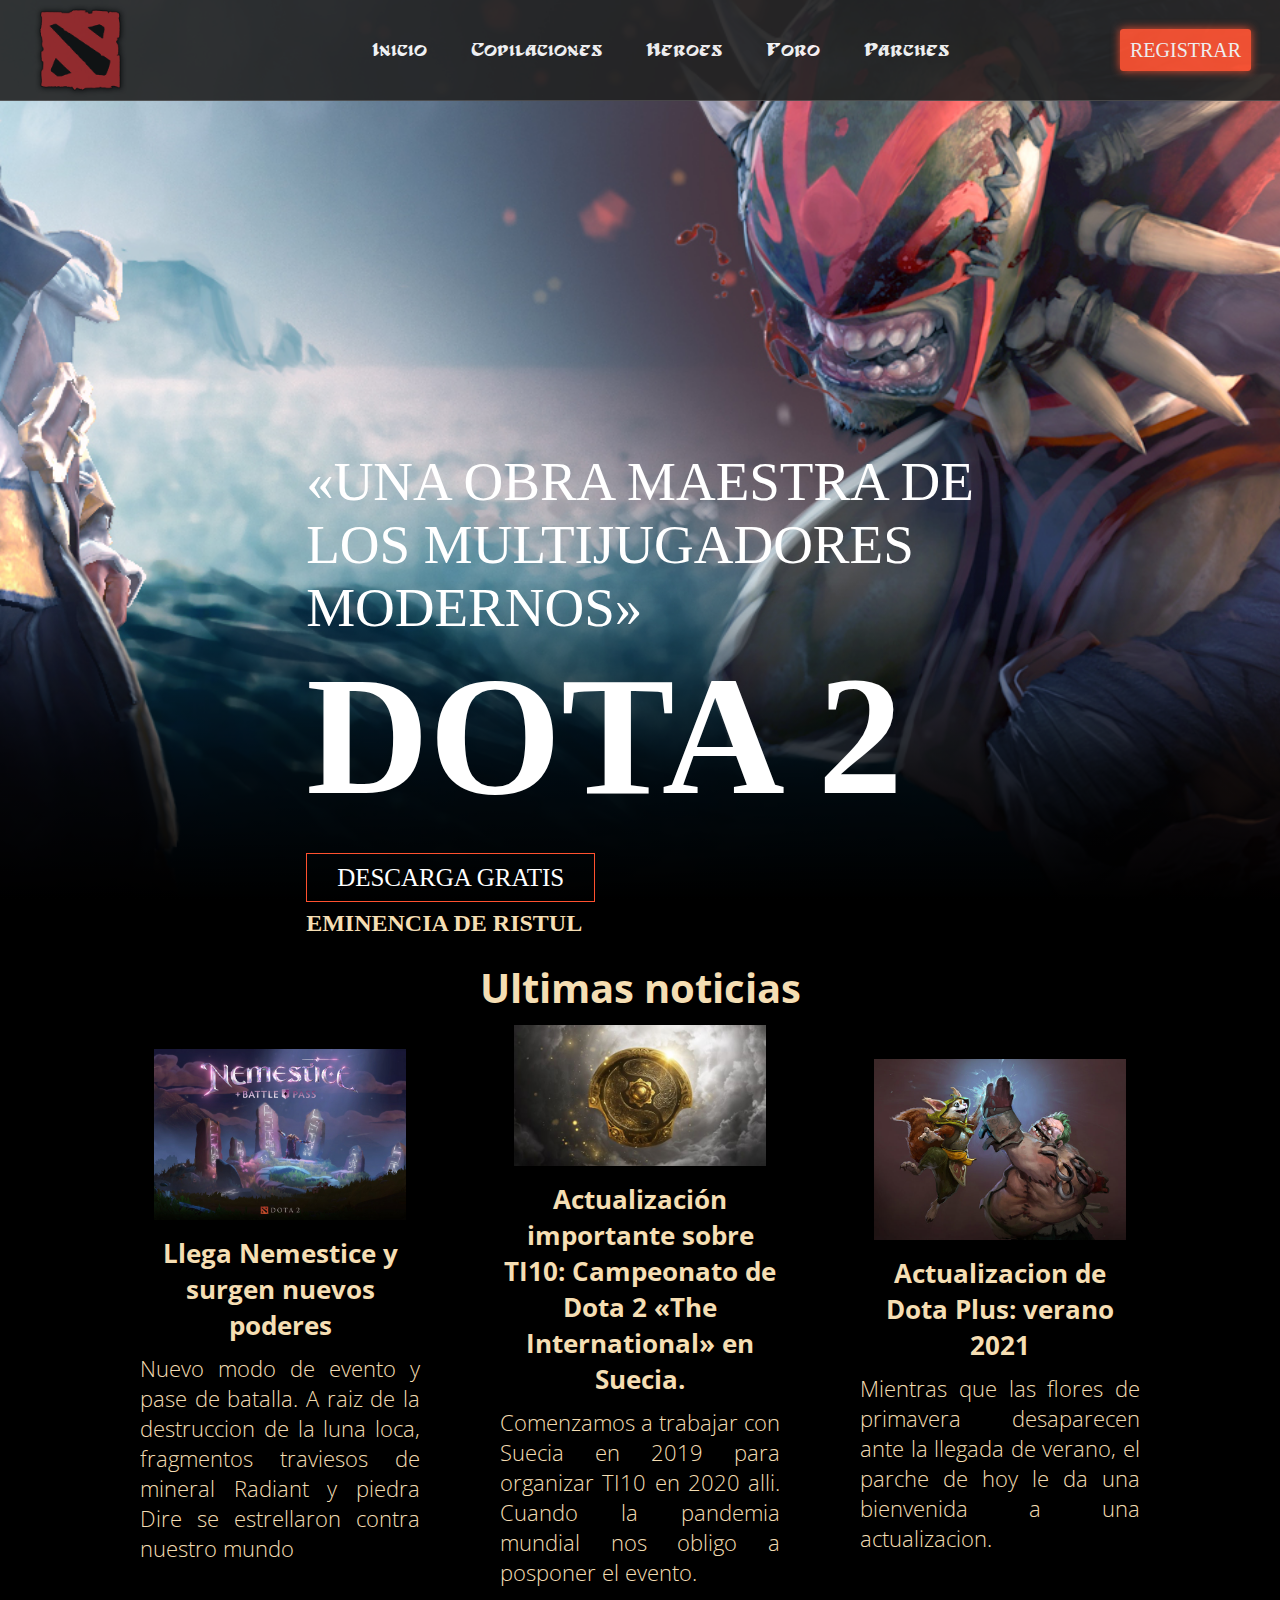
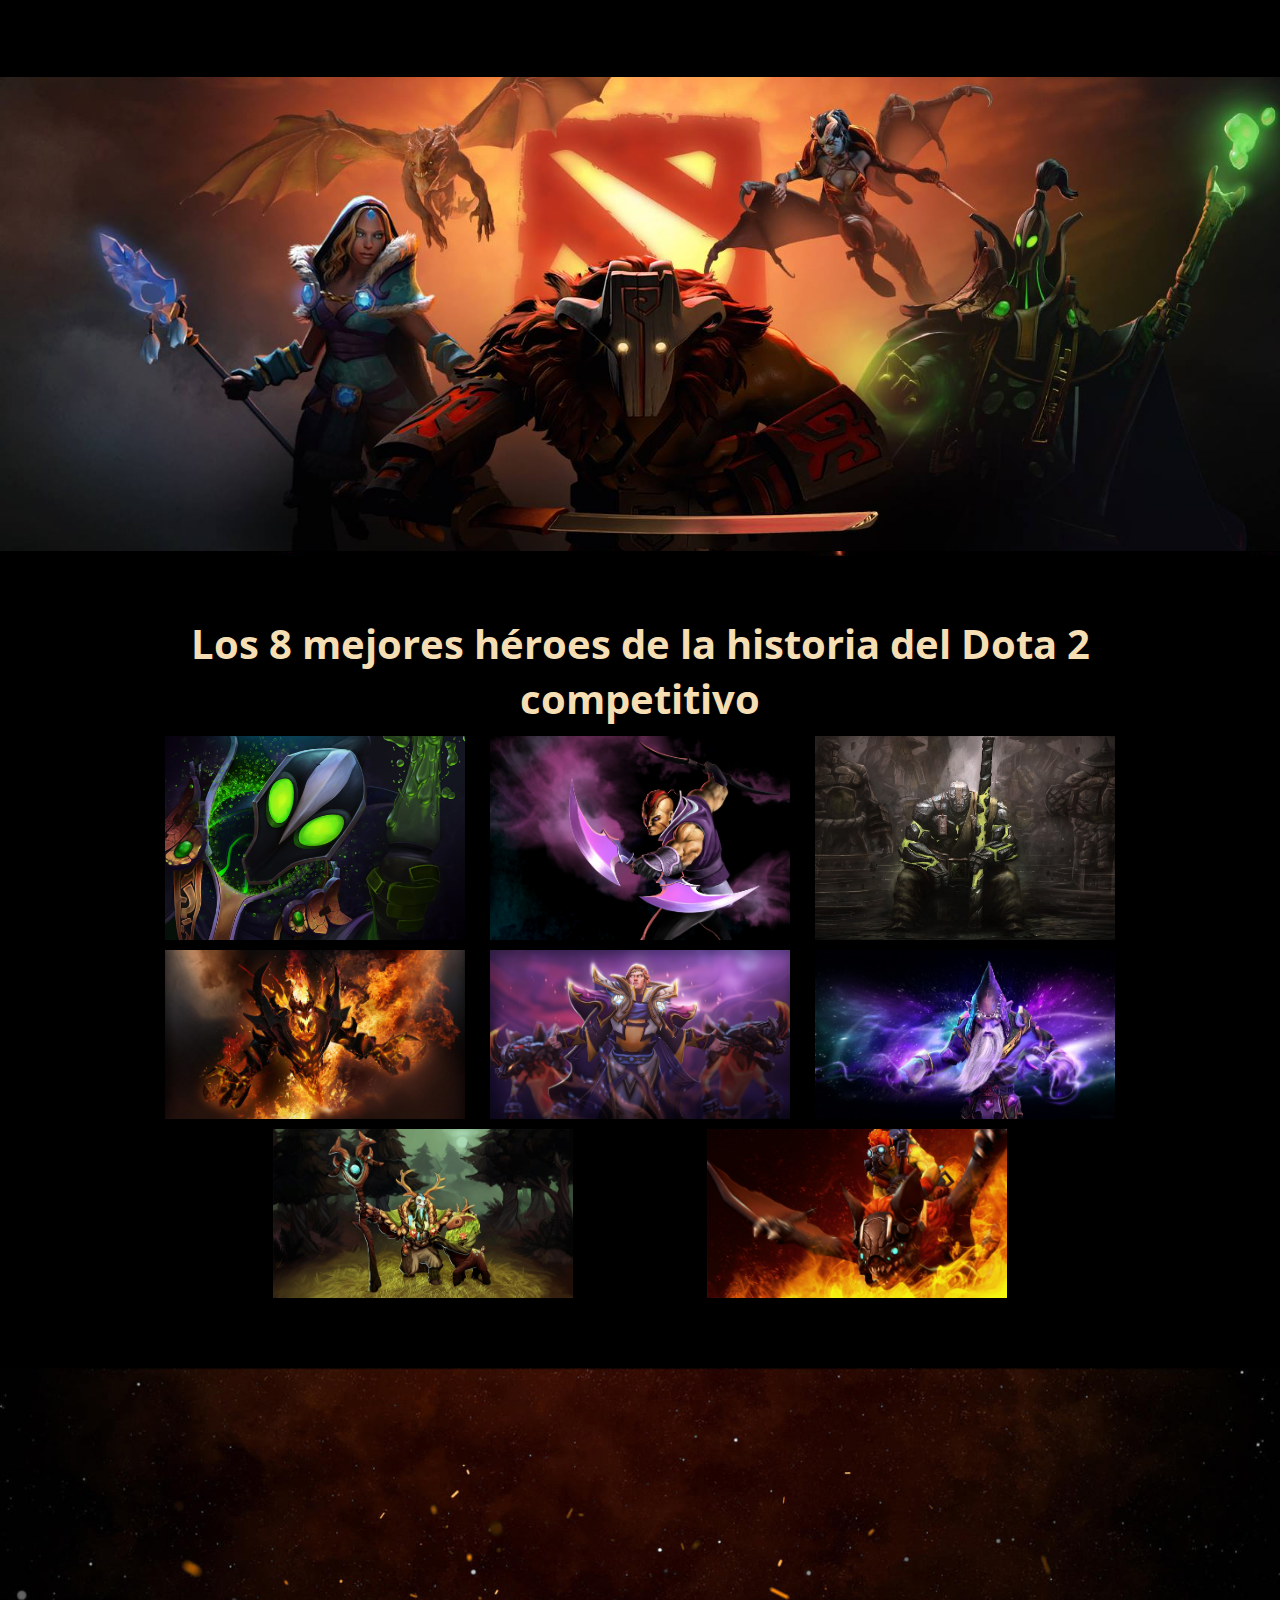
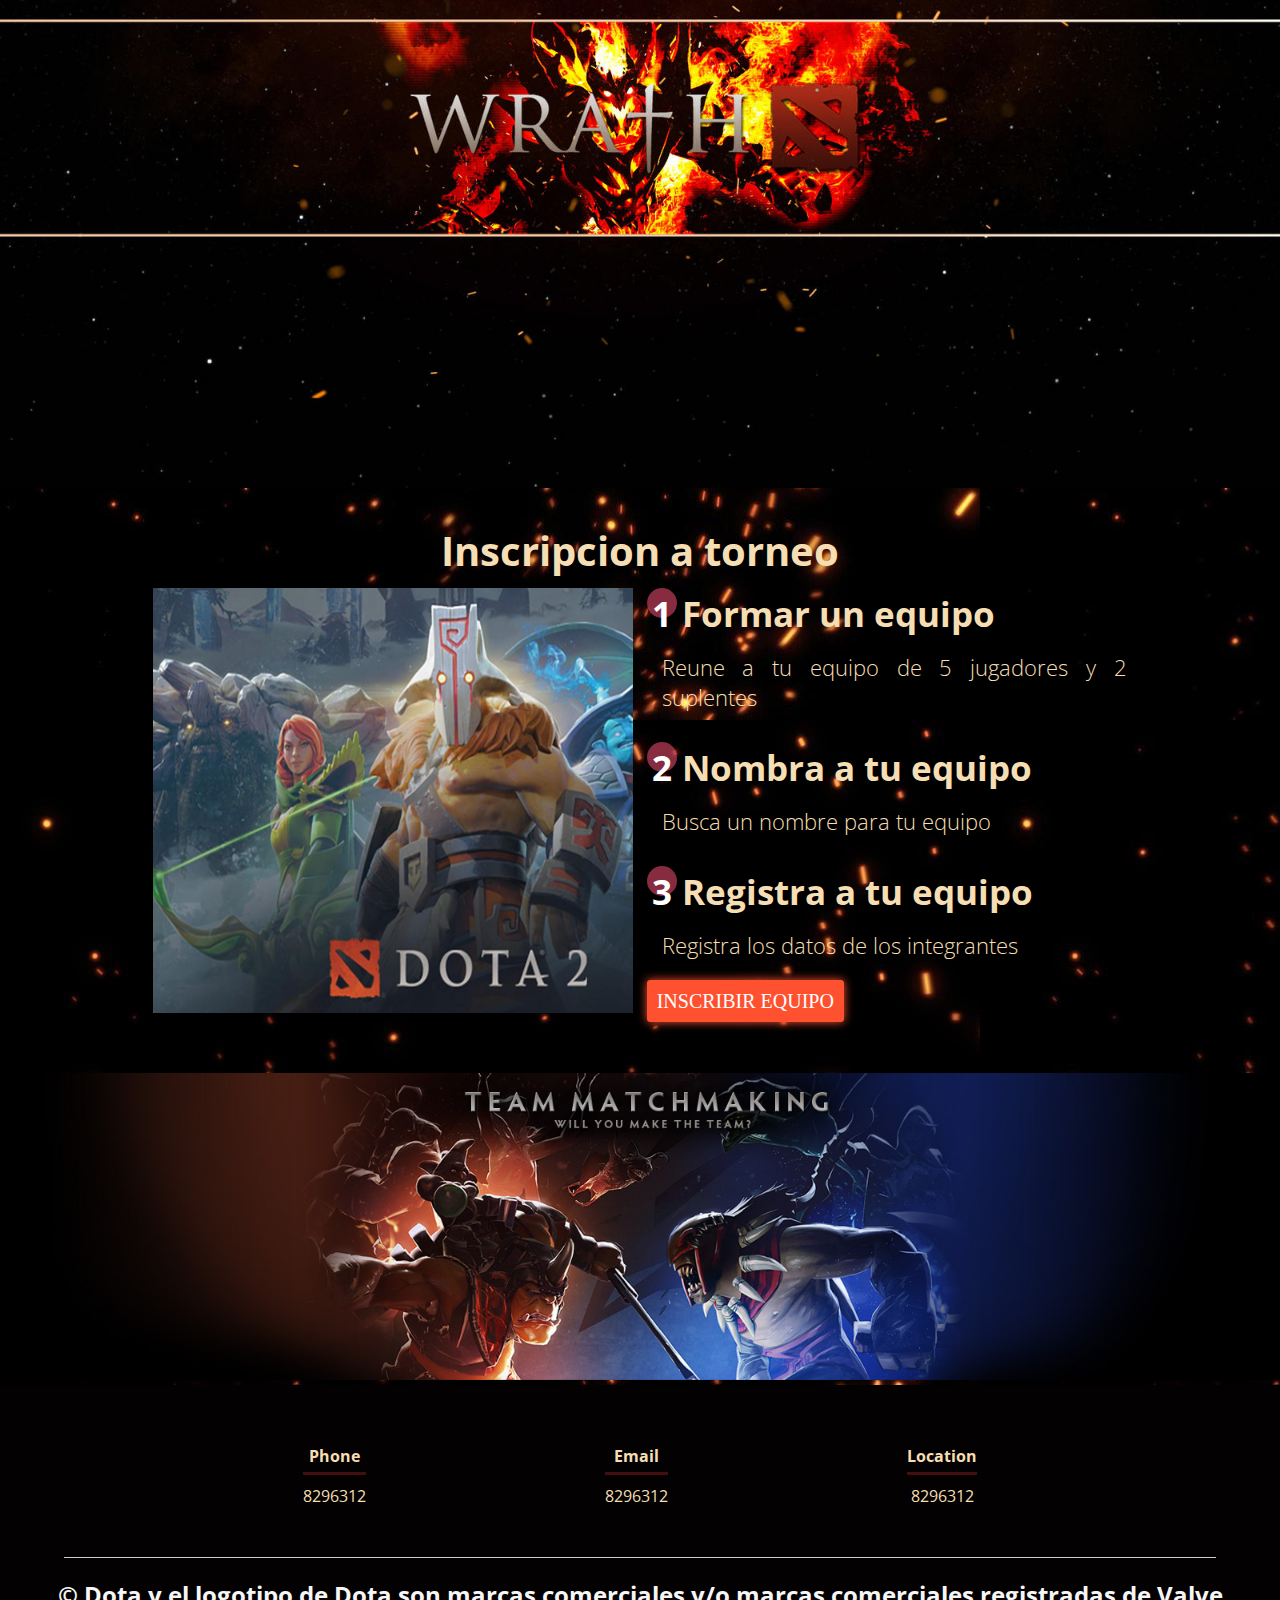
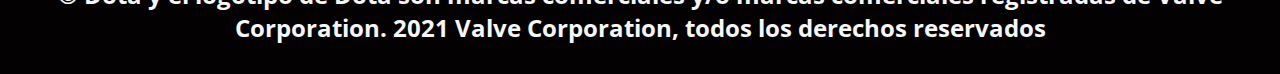
<file: index.html>
<!DOCTYPE html>
<html lang="es">

<head>
    <meta charset="UTF-8">
    <meta name="viewport" content="width=device-width, initial-scale=1.0">
    <meta http-equiv="X-UA-Compatible" content="ie=edge">
    <title>Dota 2</title>
    <link rel="shortcut icon" href="img/dota-2.png" type="image/x-icon">
    <link rel="stylesheet" href="css/estilos.css">
    <link href="https://fonts.googleapis.com/css?family=Open+Sans:300,400,700,800&display=swap" rel="stylesheet"> 
</head>

<body>
    <header class="header">
        <div class="logo">
            <img src="img/logo.png" />
        </div>
        <div class="nav">
            <ul>
                <li>
                    <a href="index.html">Inicio</a>
                    <a href="copilaciones.html">Copilaciones</a>
                    <a href="heroes.html">Heroes</a>
                    <a href="foro.html">Foro</a>
                    <a href="parches.html">Parches</a>
                </li>
            </ul>
        </div>
        <div class="btn-ticket">
            <a href="registro.html">Registrar</a>
        </div>
    </header>
    <div class="main">
        <div class="banner">
            <div class="container">
                <div class="info-dota">
                    <div class="details">
                        <p>«UNA OBRA MAESTRA DE<br> LOS MULTIJUGADORES<br>MODERNOS»</p>
                        <h1>dota 2</h1>
                        <div class="link-arcane">
                            <a href="https://store.steampowered.com/app/570/Dota_2/">Descarga gratis</a>
                        </div><br>
                        <h2>Eminencia de Ristul</h2>
                    </div>
                </div>
            </div>
        </div>
        <div class="fade-banner">
            <div class="fade-shadow">
                
            </div>
        </div>
    </div>
    <main>
        <section class="about-services">
            <div class="contenedor">
                <h2 class="titulo">Ultimas noticias</h2>
                <div class="servicio-cont">
                    <div class="servicio-ind">
                        <img src="img/img9.jpg" alt="">
                        <h3 class="titnoticia">Llega Nemestice y surgen nuevos poderes</h3>
                        <p class="parrafo">Nuevo modo de evento y pase de batalla. A raiz de la destruccion de la luna loca, fragmentos traviesos de mineral Radiant y piedra Dire se estrellaron contra nuestro mundo</p>
                    </div>
                    <div class="servicio-ind">
                        <a title="noticia" href="noticia2.html"><img src="img/img12.jpg" alt=""></a>
                        <h3 class="titnoticia">Actualización importante sobre TI10: Campeonato de Dota 2 «The International» en Suecia.</h3>
                        <p class="parrafo">Comenzamos a trabajar con Suecia en 2019 para organizar TI10 en 2020 alli. Cuando la pandemia mundial nos obligo a posponer el evento.</p>
                    </div>
                    <div class="servicio-ind">
                        <a title="noticia" href="noticia.html"><img src="img/img11.jpg" alt="noticia"></a>
                        <h3 class="titnoticia">Actualizacion de Dota Plus: verano 2021</h3>
                        <p class="parrafo">Mientras que las flores de primavera desaparecen ante la llegada de verano, el parche de hoy le da una bienvenida a una actualizacion.</p>
                    </div>
                </div>
            </div>
        </section>
        <section>
        <section>
            <img src="img/divisor.jpg" alt="" class="divisor" >
        </section>
        <section class="portafolio">
            <div class="contenedor">
                <h2 class="titulo">Los 8 mejores héroes de la historia del Dota 2 competitivo</h2>
                <div class="galeria-port">
                    <div class="imagen-port">
                        <img src="img/img1.jpg" alt="">
                        <div class="hover-galeria">
                            <img src="img/logo.png" alt="">
                            <p>Rubick</p>
                        </div>
                    </div>
                    <div class="imagen-port">
                        <img src="img/img2.jpg" alt="">
                        <div class="hover-galeria">
                            <img src="img/logo.png" alt="">
                            <p>Anti-Mage</p>
                        </div>
                    </div>
                    <div class="imagen-port">
                        <img src="img/img3.jpg" alt="">
                        <div class="hover-galeria">
                            <img src="img/logo.png" alt="">
                            <p>Earth Spirit</p>
                        </div>
                    </div>
                    <div class="imagen-port">
                        <img src="img/img4.jpg" alt="">
                        <div class="hover-galeria">
                            <img src="img/logo.png" alt="">
                            <p>Shadow Fiend
                            </p>
                        </div>
                    </div>
                    <div class="imagen-port">
                        <img src="img/img5.jpg" alt="">
                        <div class="hover-galeria">
                            <img src="img/logo.png" alt="">
                            <p>Nuestro trabajo</p>
                        </div>
                    </div>
                    <div class="imagen-port">
                        <img src="img/img6.jpg" alt="">
                        <div class="hover-galeria">
                            <img src="img/logo.png" alt="">
                            <p>Dark Seer</p>
                        </div>
                    </div>
                    <div class="imagen-port">
                        <img src="img/img7.jpg" alt="">
                        <div class="hover-galeria">
                            <img src="img/logo.png" alt="">
                            <p>Nature’s Prophet</p>
                        </div>
                    </div>
                    <div class="imagen-port">
                        <img src="img/img8.jpg" alt="">
                        <div class="hover-galeria">
                            <img src="img/logo.png" alt="">
                            <p>Batrider</p>
                        </div>
                    </div>
                </div>
            </div>
        </section>
        <section>
            <img src="img/divisor2.png" alt="" class="divisor" >
        </section>
        <section class="contenedor registro">
            <h2 class="titulo">Inscripcion a torneo</h2>
            <div class="contenedor-registro">
                <img src="img/img10.jpg" alt="" class="imagen-about-us">
                <div class="contenido-textos">
                    <h3 class="antetitulo"><span>1</span>Formar un equipo</h3>
                    <p class="parrafo">Reune a tu equipo de 5 jugadores y 2 suplentes</p>
                    <h3 class="antetitulo"><span>2</span>Nombra a tu equipo</h3>
                    <p class="parrafo">Busca un nombre para tu equipo</p>
                    <h3 class="antetitulo"><span>3</span>Registra a tu equipo</h3>
                    <p class="parrafo">Registra los datos de los integrantes</p>
                    <div class="btn-ticket">
                        <a href="inscribir.html">INSCRIBIR EQUIPO</a>
                    </div>
                </div>
            </div>
        </section>
        
            <img src="img/divisor3.jpg" alt="" class="divisor" >
        </section>
    </main>
    <footer>
        <div class="contenedor-footer">
            <div class="content-foo">
                <h4>Phone</h4>
                <p>8296312</p>
            </div>
            <div class="content-foo">
                <h4>Email</h4>
                <p>8296312</p>
            </div>
            <div class="content-foo">
                <h4>Location</h4>
                <p>8296312</p>
            </div>
        </div>
        <h2 class="titulo-final">&copy; Dota y el logotipo de Dota son marcas comerciales y/o marcas comerciales registradas de Valve Corporation. 2021 Valve Corporation, todos los derechos reservados</h2>
    </footer>
</body>

</html>
</file>
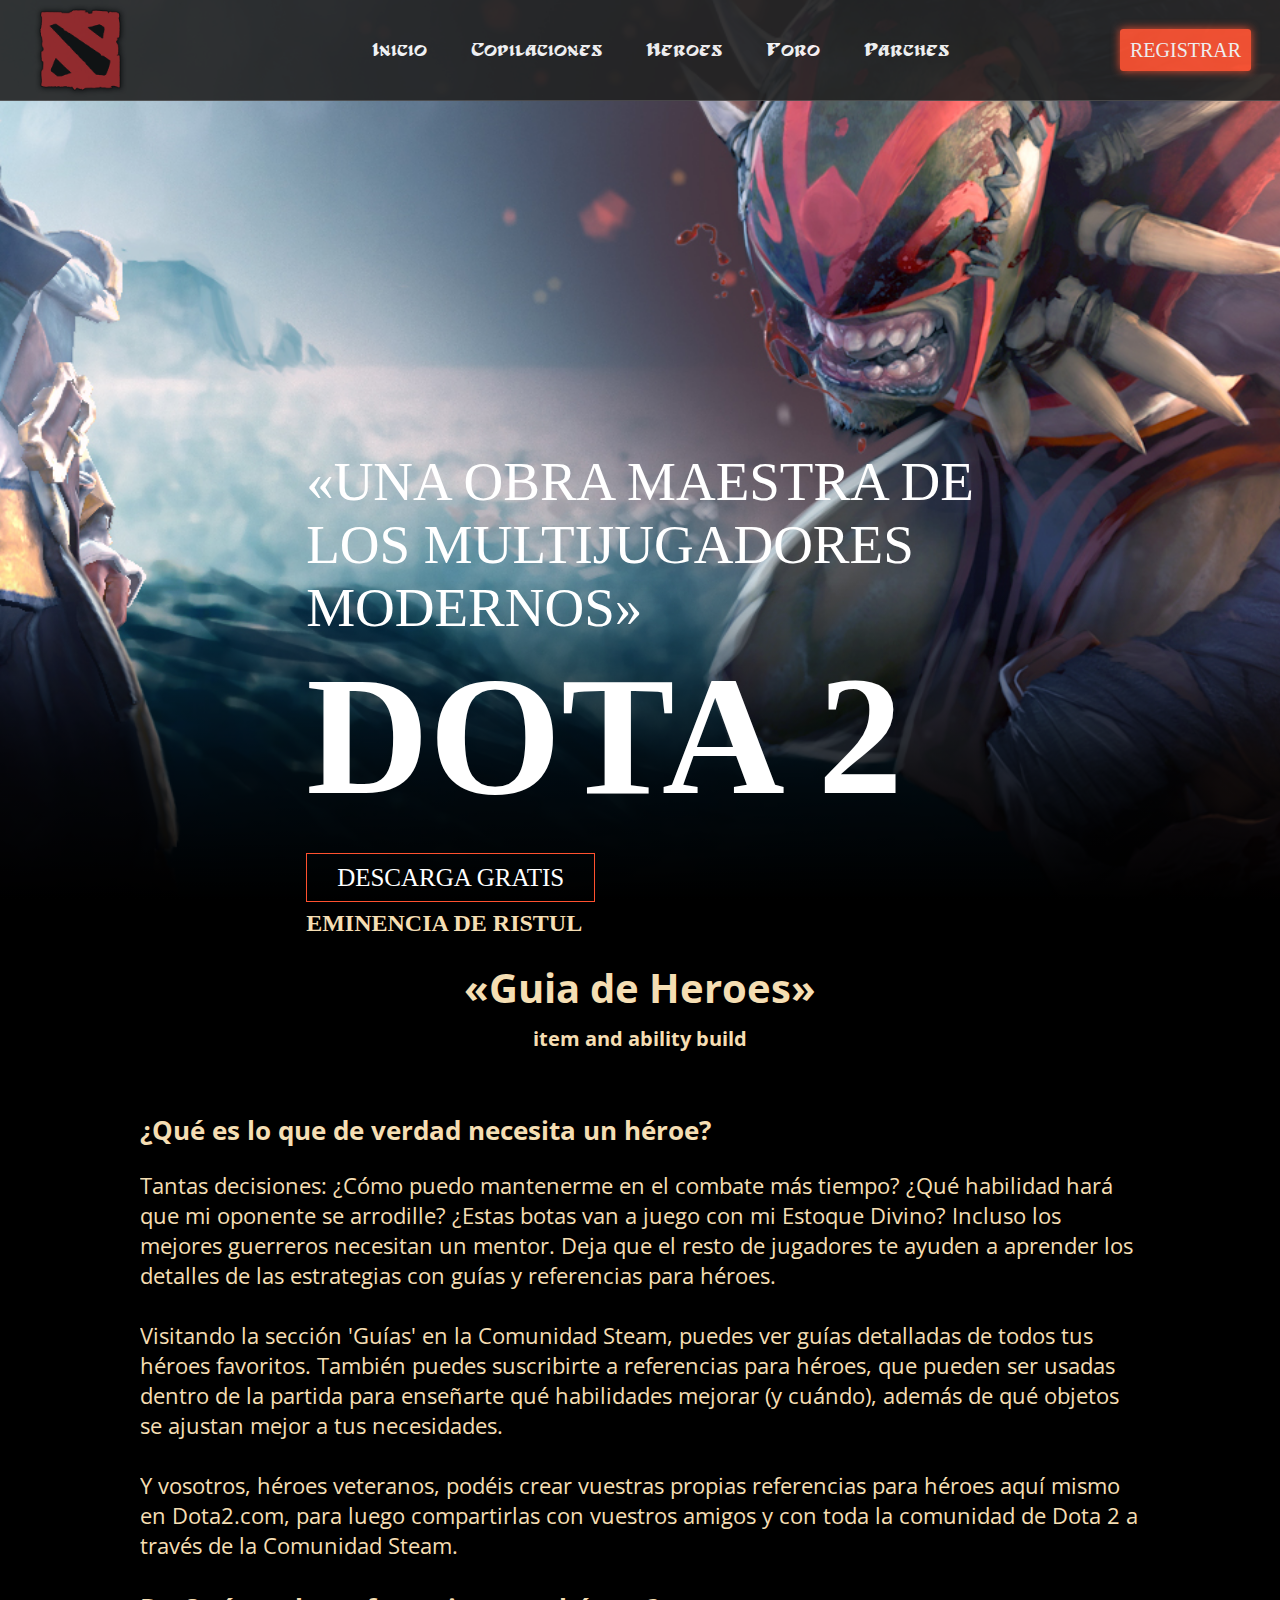
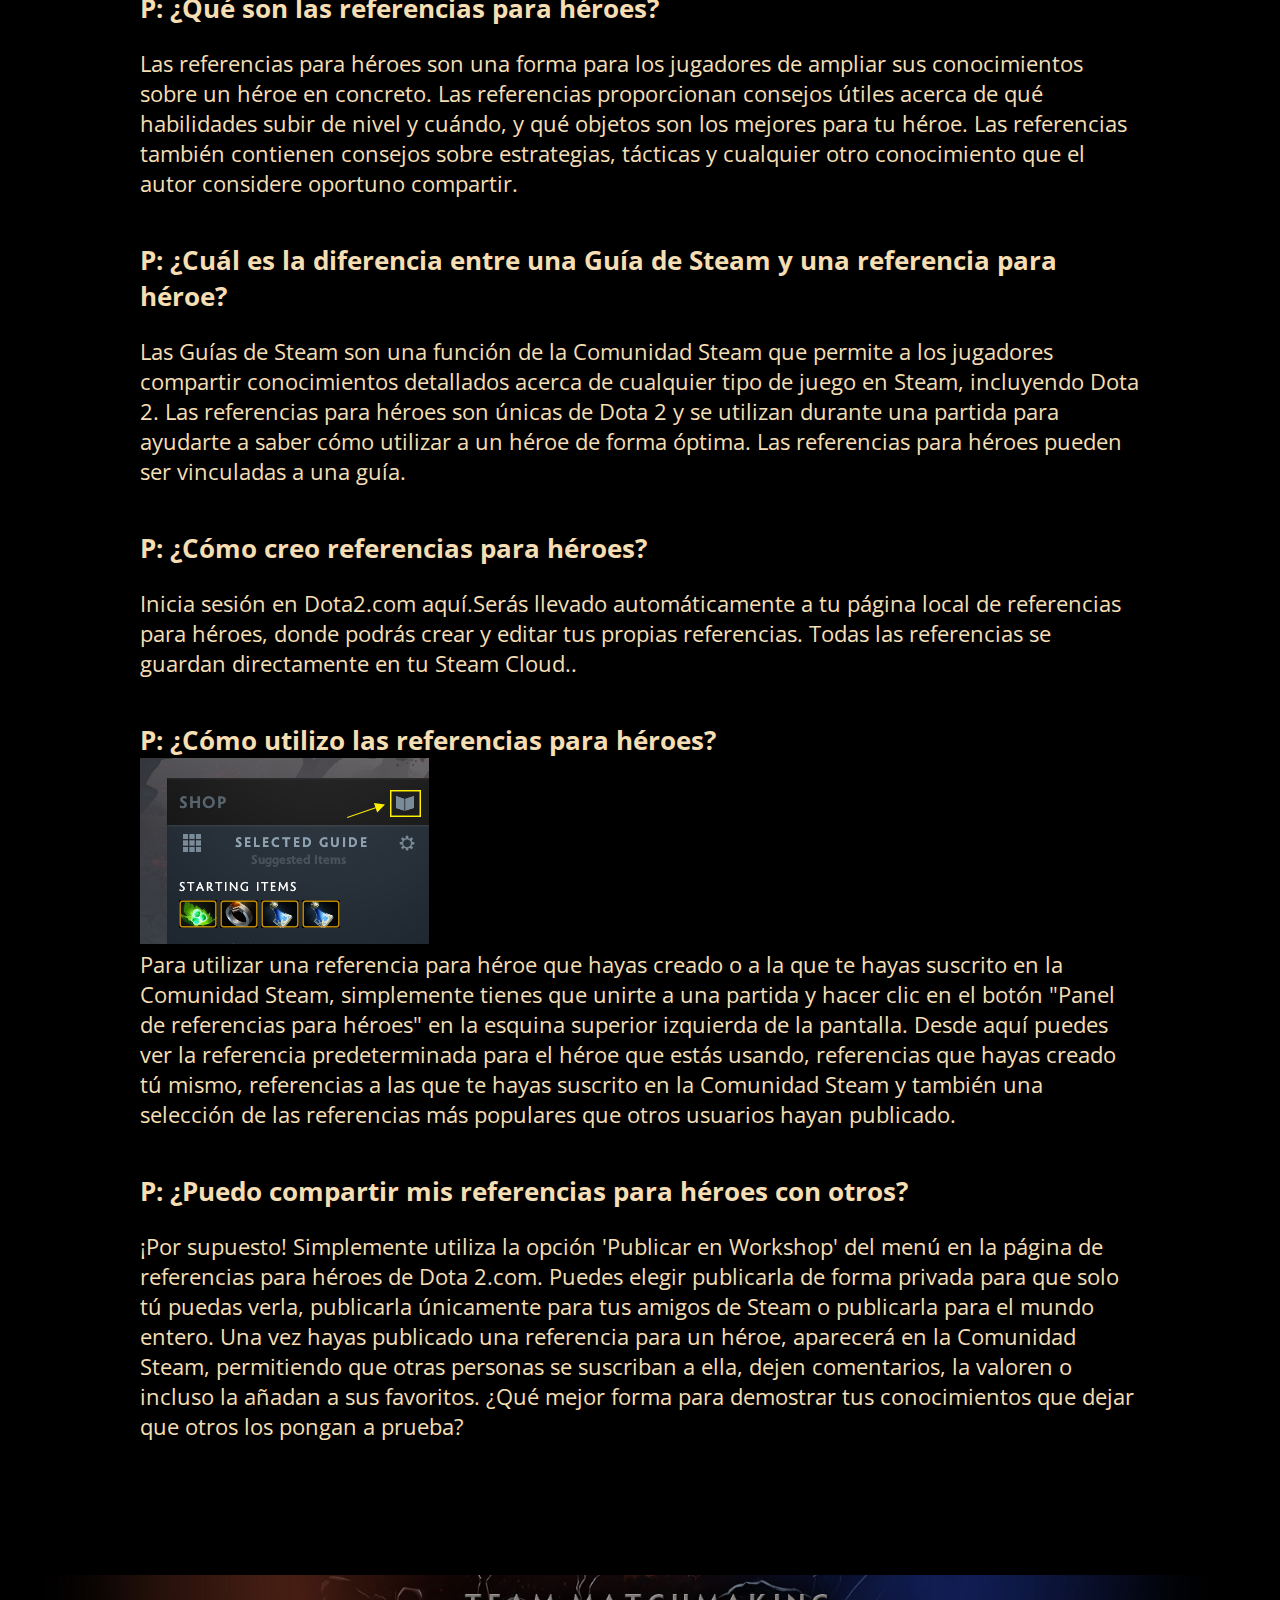
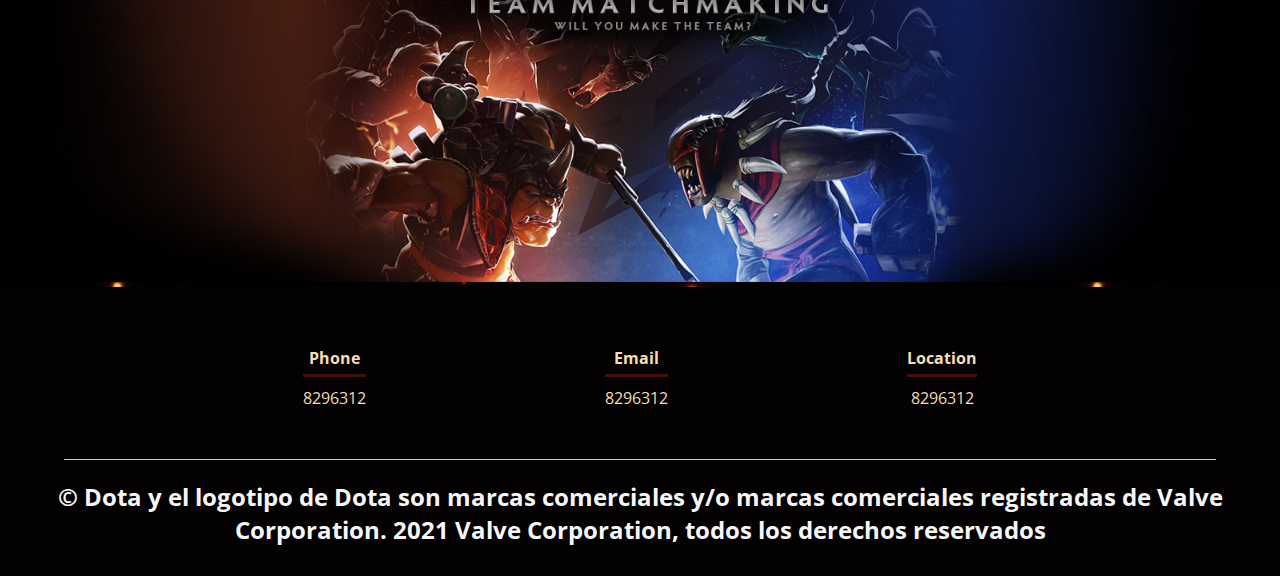
<file: copilaciones.html>
<!DOCTYPE html>
<html lang="es">

<head>
    <meta charset="UTF-8">
    <meta name="viewport" content="width=device-width, initial-scale=1.0">
    <meta http-equiv="X-UA-Compatible" content="ie=edge">
    <title>Dota 2-referencias para heroes</title>
    <link rel="shortcut icon" href="img/dota-2.png" type="image/x-icon">
    <link rel="stylesheet" href="css/estilos.css">
    <link href="https://fonts.googleapis.com/css?family=Open+Sans:300,400,700,800&display=swap" rel="stylesheet"> 
</head>

<body>
    <header class="header">
        <div class="logo">
            <img src="img/logo.png" />
        </div>
        <div class="nav">
            <ul>
                <li>
                    <a href="index.html">Inicio</a>
                    <a href="copilaciones.html">Copilaciones</a>
                    <a href="heroes.html">Heroes</a>
                    <a href="foro.html">Foro</a>
                    <a href="parches.html">Parches</a>
                </li>
            </ul>
        </div>
        <div class="btn-ticket">
            <a href="registro.html">Registrar</a>
        </div>
    </header>
    <div class="main">
        <div class="banner">
            <div class="container">
                <div class="info-dota">
                    <div class="details">
                        <p>«UNA OBRA MAESTRA DE<br> LOS MULTIJUGADORES<br>MODERNOS»</p>
                        <h1>dota 2</h1>
                        <div class="link-arcane">
                            <a href="https://store.steampowered.com/app/570/Dota_2/">Descarga gratis</a>
                        </div><br>
                        <h2>Eminencia de Ristul</h2>
                    </div>
                </div>
            </div>
        </div>
        <div class="fade-banner">
            <div class="fade-shadow">
                
            </div>
        </div>
    </div>
    <main>
        <section class="about-services">
            <div class="contenedor">
                <div class="servicio-cont">
                    <div>
                        <h1 class="titulo">«Guia de Heroes»</h1>
                        <h2 class="subtitulo">item and ability build</h2>
                        <h3 class="titnoticia">¿Qué es lo que de verdad necesita un héroe?</h3><br>
                        <p class="parrafo">Tantas decisiones: ¿Cómo puedo mantenerme en el combate más tiempo? ¿Qué habilidad hará que mi oponente se arrodille? ¿Estas botas van a juego con mi Estoque Divino? Incluso los mejores guerreros necesitan un mentor. Deja que el resto de jugadores te ayuden a aprender los detalles de las estrategias con guías y referencias para héroes.<br><br>
                        Visitando la sección 'Guías' en la Comunidad Steam, puedes ver guías detalladas de todos tus héroes favoritos. También puedes suscribirte a referencias para héroes, que pueden ser usadas dentro de la partida para enseñarte qué habilidades mejorar (y cuándo), además de qué objetos se ajustan mejor a tus necesidades.<br><br>
                        Y vosotros, héroes veteranos, podéis crear vuestras propias referencias para héroes aquí mismo en Dota2.com, para luego compartirlas con vuestros amigos y con toda la comunidad de Dota 2 a través de la Comunidad Steam.<br><br>
                        </p>
                        <h3 class="titnoticia">P: ¿Qué son las referencias para héroes?</h3><br>
                        <p class="parrafo">Las referencias para héroes son una forma para los jugadores de ampliar sus conocimientos sobre un héroe en concreto. Las referencias proporcionan consejos útiles acerca de qué habilidades subir de nivel y cuándo, y qué objetos son los mejores para tu héroe. Las referencias también contienen consejos sobre estrategias, tácticas y cualquier otro conocimiento que el autor considere oportuno compartir.</p><br><br>
                        <h3 class="titnoticia">P: ¿Cuál es la diferencia entre una Guía de Steam y una referencia para héroe?</h3><br>
                        <p class="parrafo">Las Guías de Steam son una función de la Comunidad Steam que permite a los jugadores compartir conocimientos detallados acerca de cualquier tipo de juego en Steam, incluyendo Dota 2. Las referencias para héroes son únicas de Dota 2 y se utilizan durante una partida para ayudarte a saber cómo utilizar a un héroe de forma óptima. Las referencias para héroes pueden ser vinculadas a una guía.</p><br><br>
                        <h3 class="titnoticia">P: ¿Cómo creo referencias para héroes?</h3><br>
                        <p class="parrafo">Inicia sesión en Dota2.com aquí.Serás llevado automáticamente a tu página local de referencias para héroes, donde podrás crear y editar tus propias referencias. Todas las referencias se guardan directamente en tu Steam Cloud..</p><br><br>
                        <h3 class="titnoticia">P: ¿Cómo utilizo las referencias para héroes?</h3>
                        <img src="img/2img1.png">
                        <p class="parrafo">Para utilizar una referencia para héroe que hayas creado o a la que te hayas suscrito en la Comunidad Steam, simplemente tienes que unirte a una partida y hacer clic en el botón "Panel de referencias para héroes" en la esquina superior izquierda de la pantalla. Desde aquí puedes ver la referencia predeterminada para el héroe que estás usando, referencias que hayas creado tú mismo, referencias a las que te hayas suscrito en la Comunidad Steam y también una selección de las referencias más populares que otros usuarios hayan publicado.</p><br><br>
                        <h3 class="titnoticia">P: ¿Puedo compartir mis referencias para héroes con otros?</h3><br>
                        <p class="parrafo">¡Por supuesto! Simplemente utiliza la opción 'Publicar en Workshop' del menú en la página de referencias para héroes de Dota 2.com. Puedes elegir publicarla de forma privada para que solo tú puedas verla, publicarla únicamente para tus amigos de Steam o publicarla para el mundo entero. Una vez hayas publicado una referencia para un héroe, aparecerá en la Comunidad Steam, permitiendo que otras personas se suscriban a ella, dejen comentarios, la valoren o incluso la añadan a sus favoritos. ¿Qué mejor forma para demostrar tus conocimientos que dejar que otros los pongan a prueba?</p><br><br>
                        
                    </div>
                </div>
            </div>
        </section>
        <section>
            <img src="img/divisor3.jpg" alt="" class="divisor" >
        </section>
    </main>
    <footer>
        <div class="contenedor-footer">
            <div class="content-foo">
                <h4>Phone</h4>
                <p>8296312</p>
            </div>
            <div class="content-foo">
                <h4>Email</h4>
                <p>8296312</p>
            </div>
            <div class="content-foo">
                <h4>Location</h4>
                <p>8296312</p>
            </div>
        </div>
        <h2 class="titulo-final">&copy; Dota y el logotipo de Dota son marcas comerciales y/o marcas comerciales registradas de Valve Corporation. 2021 Valve Corporation, todos los derechos reservados</h2>
    </footer>
</body>

</html>
</file>
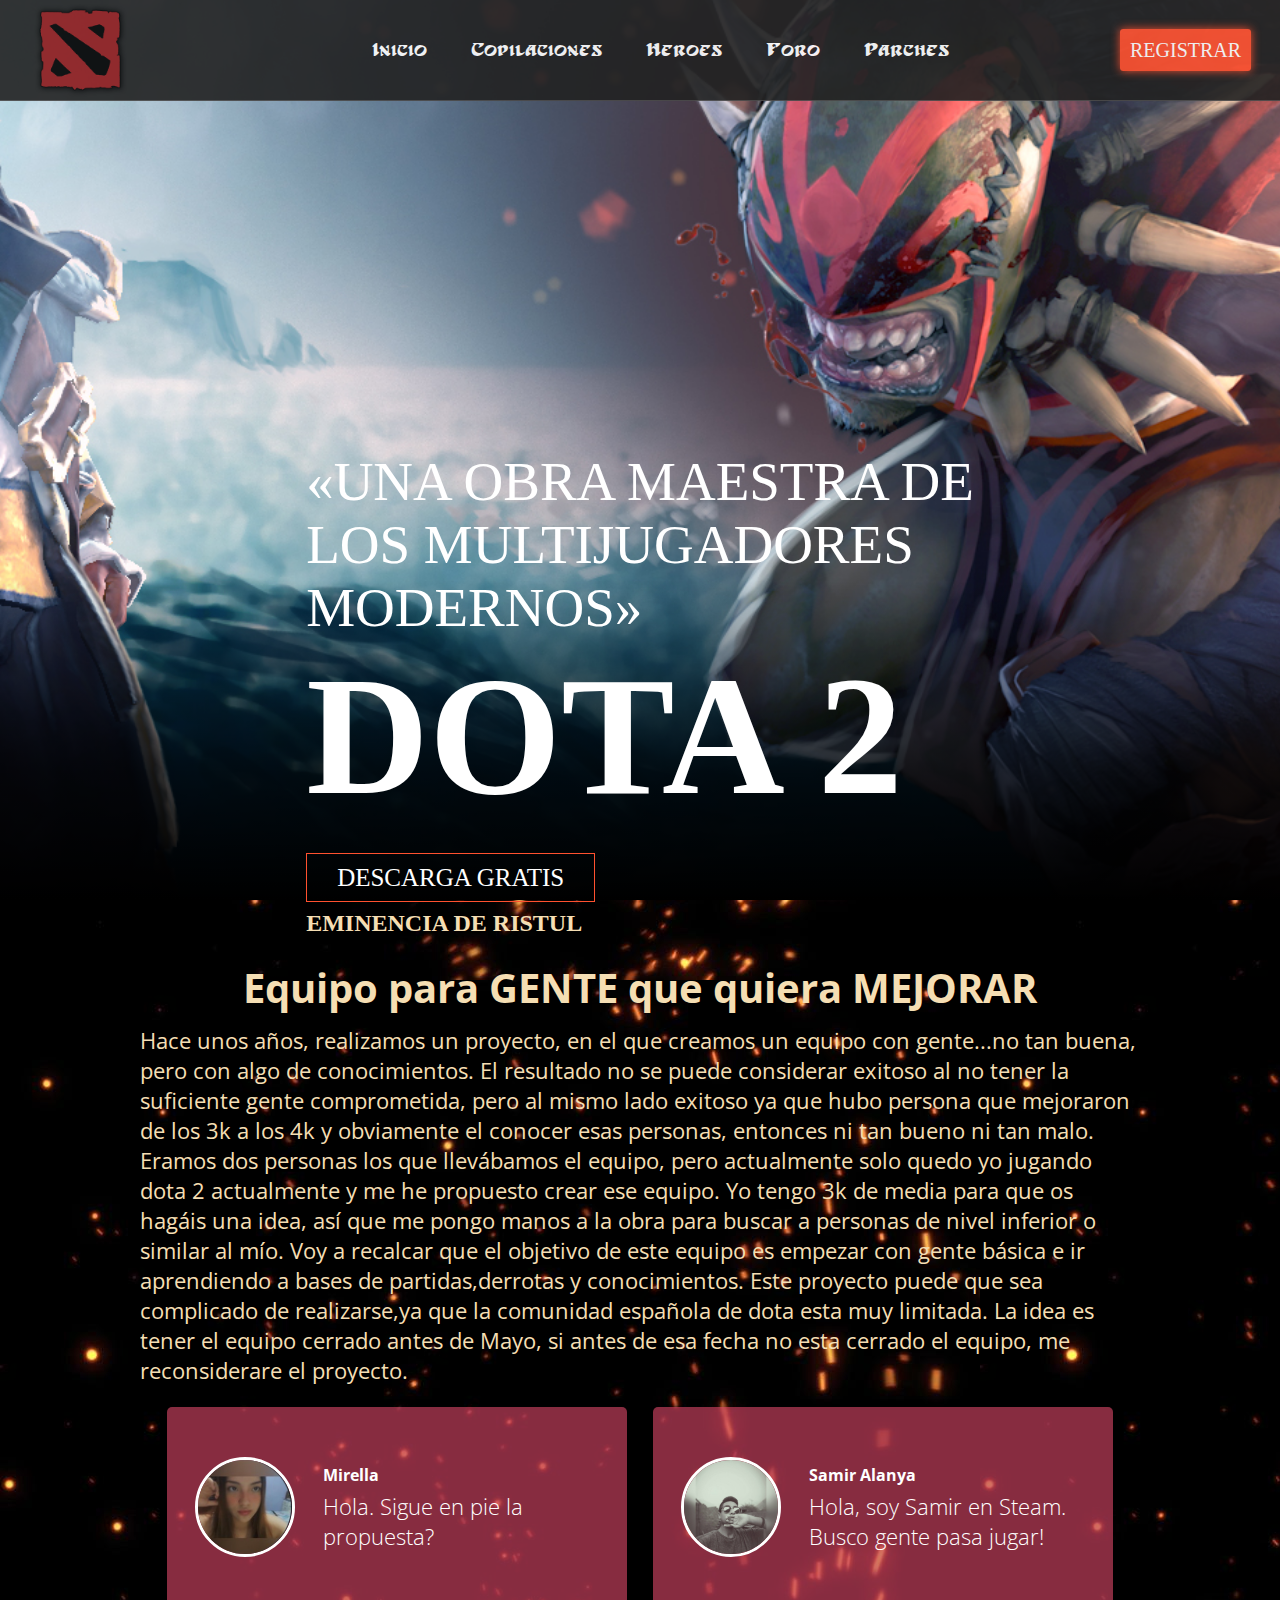
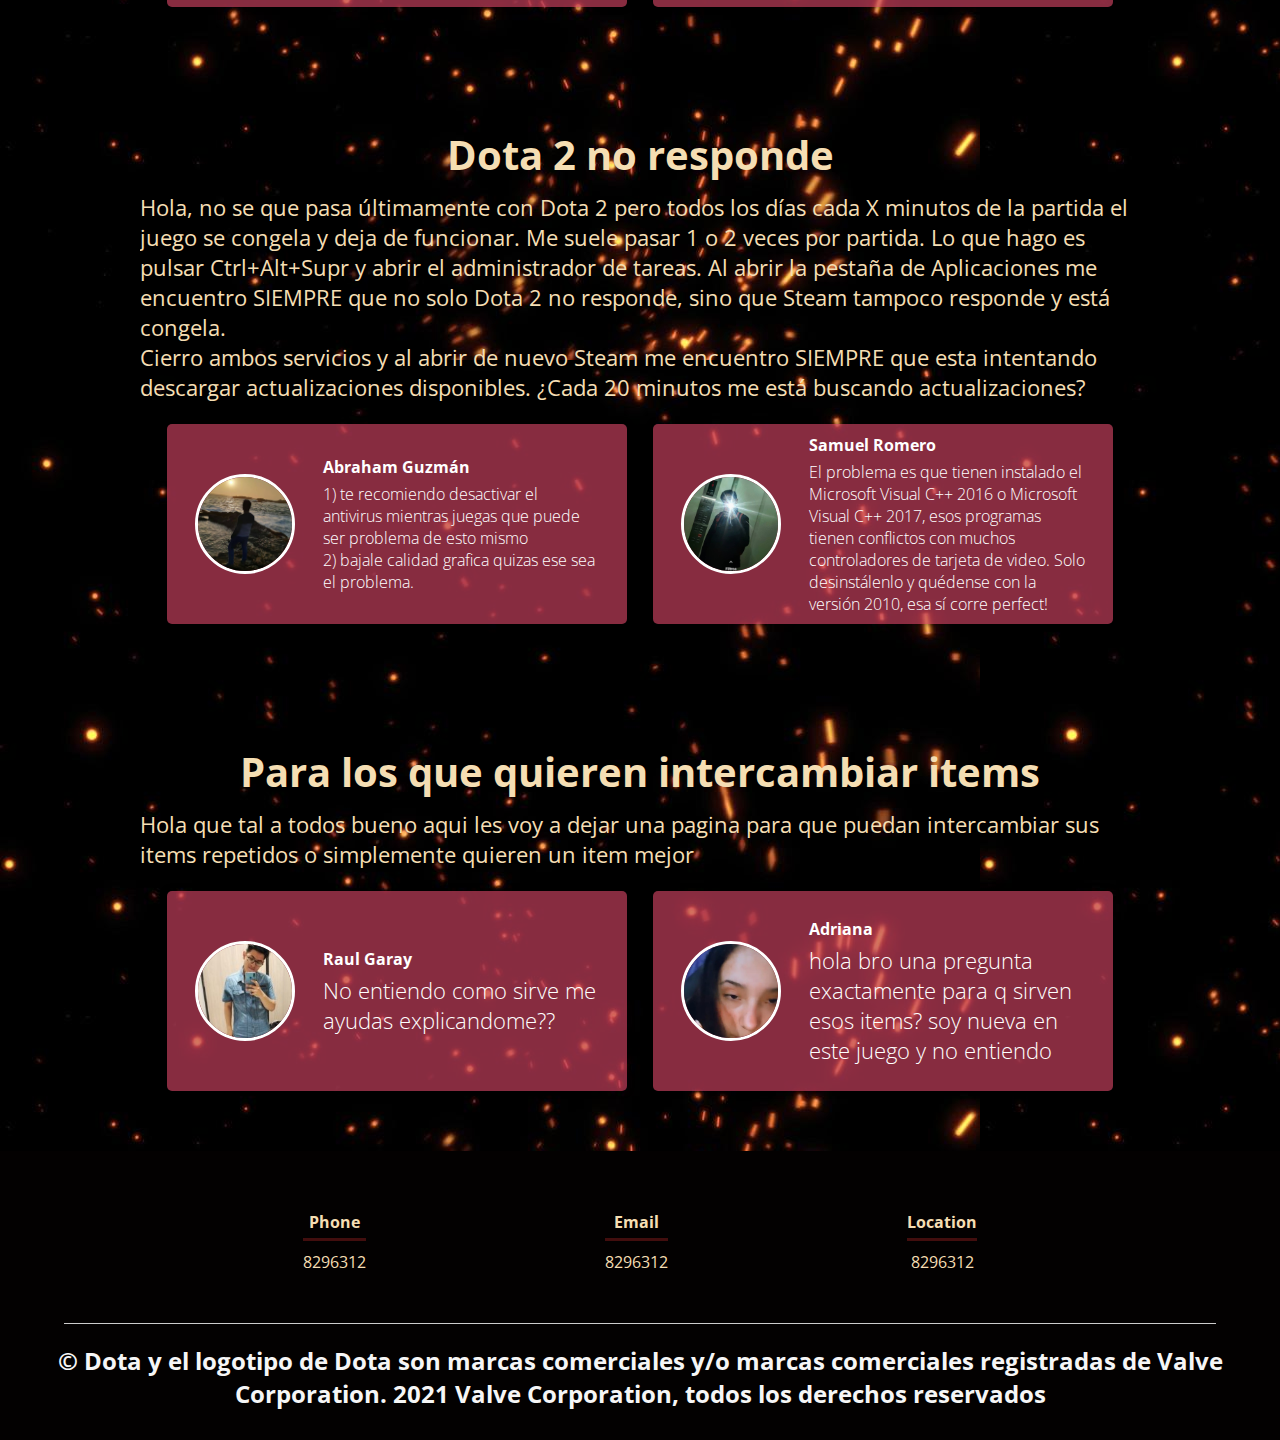
<file: foro.html>
<!DOCTYPE html>
<html lang="es">

<head>
    <meta charset="UTF-8">
    <meta name="viewport" content="width=device-width, initial-scale=1.0">
    <meta http-equiv="X-UA-Compatible" content="ie=edge">
    <title>Dota 2-referencias para heroes</title>
    <link rel="shortcut icon" href="img/dota-2.png" type="image/x-icon">
    <link rel="stylesheet" href="css/estilos.css">
    <link href="https://fonts.googleapis.com/css?family=Open+Sans:300,400,700,800&display=swap" rel="stylesheet"> 
</head>

<body>
    <header class="header">
        <div class="logo">
            <img src="img/logo.png" />
        </div>
        <div class="nav">
            <ul>
                <li>
                    <a href="index.html">Inicio</a>
                    <a href="copilaciones.html">Copilaciones</a>
                    <a href="heroes.html">Heroes</a>
                    <a href="foro.html">Foro</a>
                    <a href="parches.html">Parches</a>
                </li>
            </ul>
        </div>
        <div class="btn-ticket">
            <a href="registro.html">Registrar</a>
        </div>
    </header>
    <div class="main">
        <div class="banner">
            <div class="container">
                <div class="info-dota">
                    <div class="details">
                        <p>«UNA OBRA MAESTRA DE<br> LOS MULTIJUGADORES<br>MODERNOS»</p>
                        <h1>dota 2</h1>
                        <div class="link-arcane">
                            <a href="https://store.steampowered.com/app/570/Dota_2/">Descarga gratis</a>
                        </div><br>
                        <h2>Eminencia de Ristul</h2>
                    </div>
                </div>
            </div>
        </div>
        <div class="fade-banner">
            <div class="fade-shadow">
                
            </div>
        </div>
    </div>
    <main>
        <section class="clientes contenedor">
            <h2 class="titulo">Equipo para GENTE que quiera MEJORAR</h2>
            <p class="parrafo">Hace unos años, realizamos un proyecto, en el que creamos un equipo con gente...no tan buena, pero con algo de conocimientos. El resultado no se puede considerar exitoso al no tener la suficiente gente comprometida, pero al mismo lado exitoso ya que hubo persona que mejoraron de los 3k a los 4k y obviamente el conocer esas personas, entonces ni tan bueno ni tan malo. Eramos dos personas los que llevábamos el equipo, pero actualmente solo quedo yo jugando dota 2 actualmente y me he propuesto crear ese equipo. Yo tengo 3k de media para que os hagáis una idea, así que me pongo manos a la obra para buscar a personas de nivel inferior o similar al mío. Voy a recalcar que el objetivo de este equipo es empezar con gente básica e ir aprendiendo a bases de partidas,derrotas y conocimientos. Este proyecto puede que sea complicado de realizarse,ya que la comunidad española de dota esta muy limitada. La idea es tener el equipo cerrado antes de Mayo, si antes de esa fecha no esta cerrado el equipo, me reconsiderare el proyecto.</p><br>
            <div class="cards">
                <div class="card">
                    <img src="img/face5.jpg" alt="">
                    <div class="contenido-texto-card">
                        <h4>Mirella</h4>
                        <p class="parrafo">Hola. Sigue en pie la propuesta?
                        </p>
                    </div>
                </div>
                <div class="card">
                    <img src="img/face2.jpg" alt="">
                    <div class="contenido-texto-card">
                        <h4>Samir Alanya</h4>
                        <p class="parrafo">Hola, soy Samir en Steam.<br>Busco gente pasa jugar!</p>
                    </div>
                </div>
            </div>
        </section>
        <section class="clientes contenedor">
            <h2 class="titulo">Dota 2 no responde</h2>
            <p class="parrafo">Hola, no se que pasa últimamente con Dota 2 pero todos los días cada X minutos de la partida el juego se congela y deja de funcionar. Me suele pasar 1 o 2 veces por partida. Lo que hago es pulsar Ctrl+Alt+Supr y abrir el administrador de tareas. Al abrir la pestaña de Aplicaciones me encuentro SIEMPRE que no solo Dota 2 no responde, sino que Steam tampoco responde y está congela.<br>Cierro ambos servicios y al abrir de nuevo Steam me encuentro SIEMPRE que esta intentando descargar actualizaciones disponibles. ¿Cada 20 minutos me está buscando actualizaciones?</p><br>
            <div class="cards">
                <div class="card">
                    <img src="img/face3.jpg" alt="">
                    <div class="contenido-texto-card">
                        <h4>Abraham Guzmán</h4>
                        <p>1) te recomiendo desactivar el antivirus mientras juegas que puede ser problema de esto mismo<br>
                        2) bajale calidad grafica quizas ese sea el problema.</p>
                    </div>
                </div>
                <div class="card">
                    <img src="img/face4.jpg" alt="">
                    <div class="contenido-texto-card">
                        <h4>Samuel Romero</h4>
                        <p>El problema es que tienen instalado el Microsoft Visual C++ 2016 o Microsoft Visual C++ 2017, esos programas tienen conflictos con muchos controladores de tarjeta de video. Solo desinstálenlo y quédense con la versión 2010, esa sí corre perfect!</p>
                    </div>
                </div>
            </div>
        </section>
        <section class="clientes contenedor">
            <h2 class="titulo">Para los que quieren intercambiar items</h2>
            <p class="parrafo">Hola que tal a todos bueno aqui les voy a dejar una pagina para que puedan intercambiar sus items repetidos o simplemente quieren un item mejor</p><br>
            <div class="cards">
                <div class="card">
                    <img src="img/face1.jpg" alt="">
                    <div class="contenido-texto-card">
                        <h4>Raul Garay</h4>
                        <p class="parrafo">No entiendo como sirve me ayudas explicandome??
                        </p>
                    </div>
                </div>
                <div class="card">
                    <img src="img/face6.jpg" alt="">
                    <div class="contenido-texto-card">
                        <h4>Adriana</h4>
                        <p class="parrafo">hola bro una pregunta exactamente para q sirven esos items? soy nueva en este juego y no entiendo </p>
                    </div>
                </div>
            </div>
        </section>
        
    </main>
    <footer>
        <div class="contenedor-footer">
            <div class="content-foo">
                <h4>Phone</h4>
                <p>8296312</p>
            </div>
            <div class="content-foo">
                <h4>Email</h4>
                <p>8296312</p>
            </div>
            <div class="content-foo">
                <h4>Location</h4>
                <p>8296312</p>
            </div>
        </div>
        <h2 class="titulo-final">&copy; Dota y el logotipo de Dota son marcas comerciales y/o marcas comerciales registradas de Valve Corporation. 2021 Valve Corporation, todos los derechos reservados</h2>
    </footer>
</body>

</html>
</file>
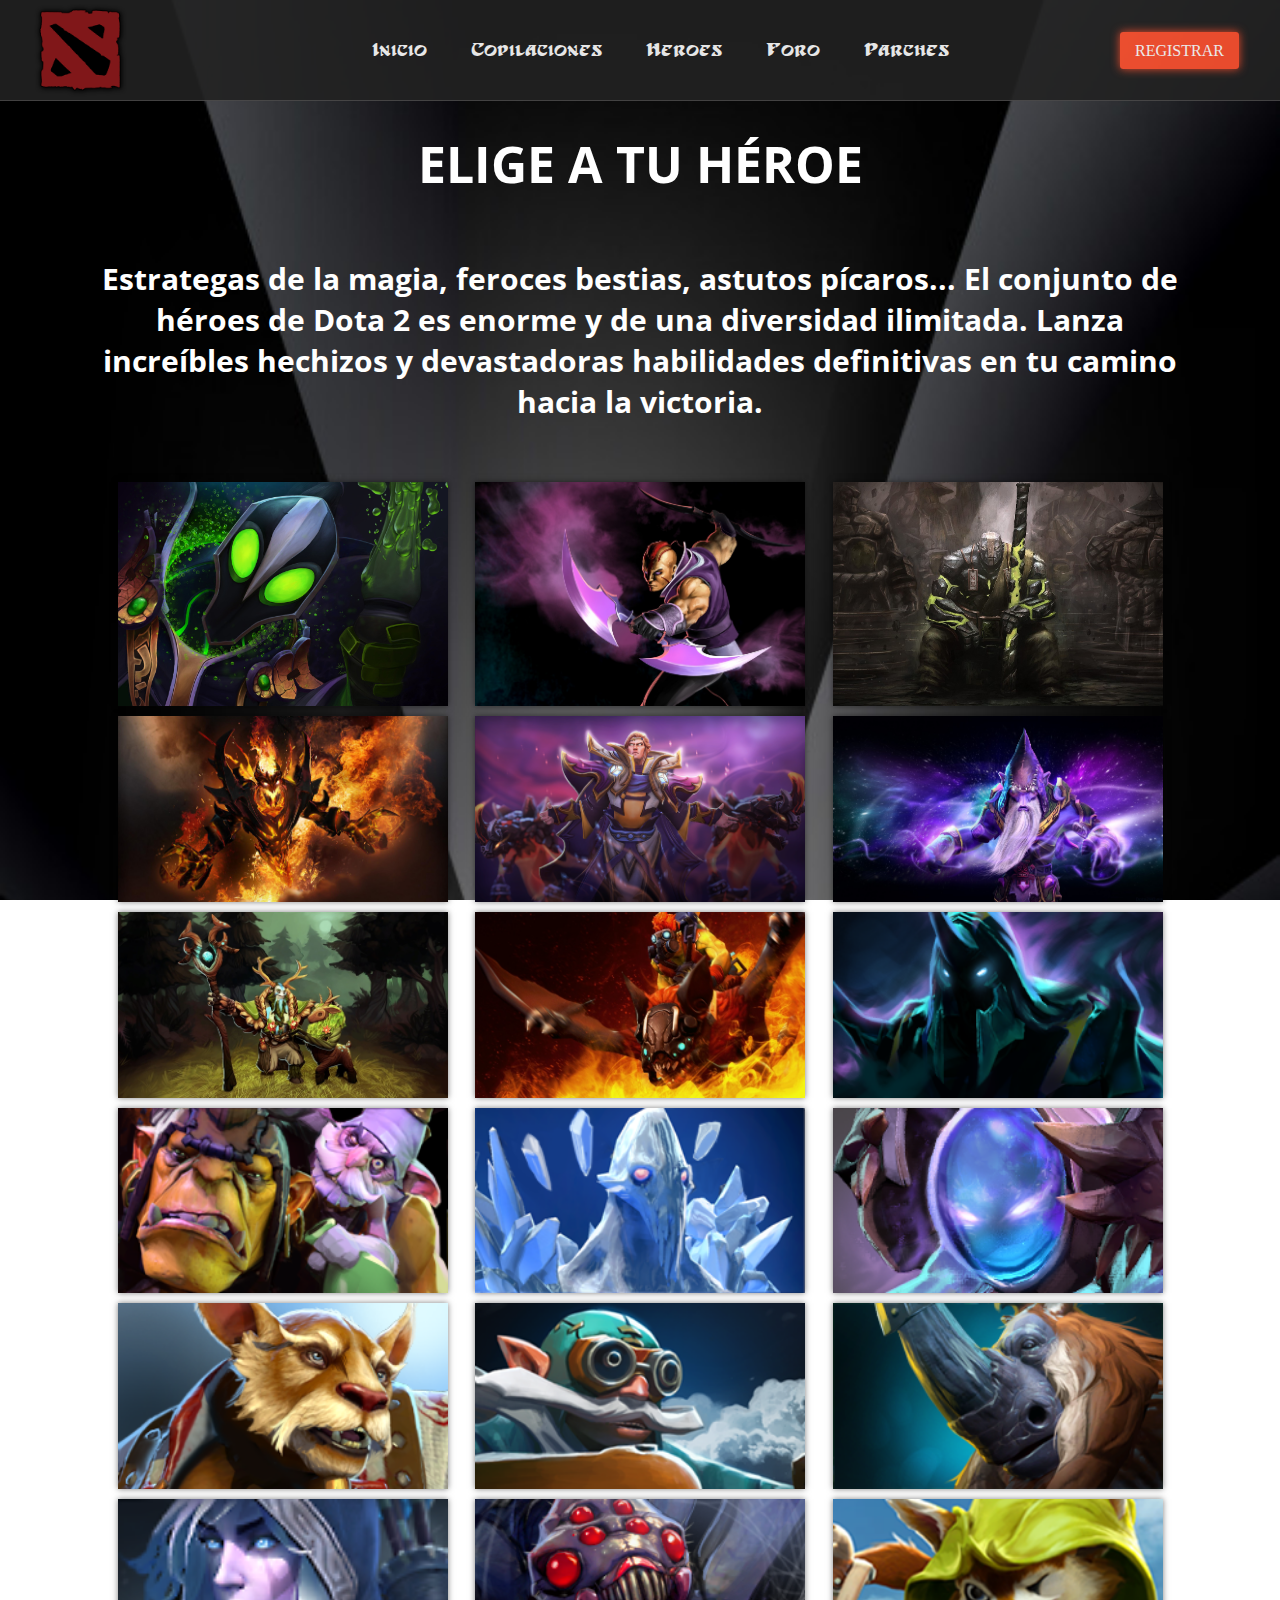
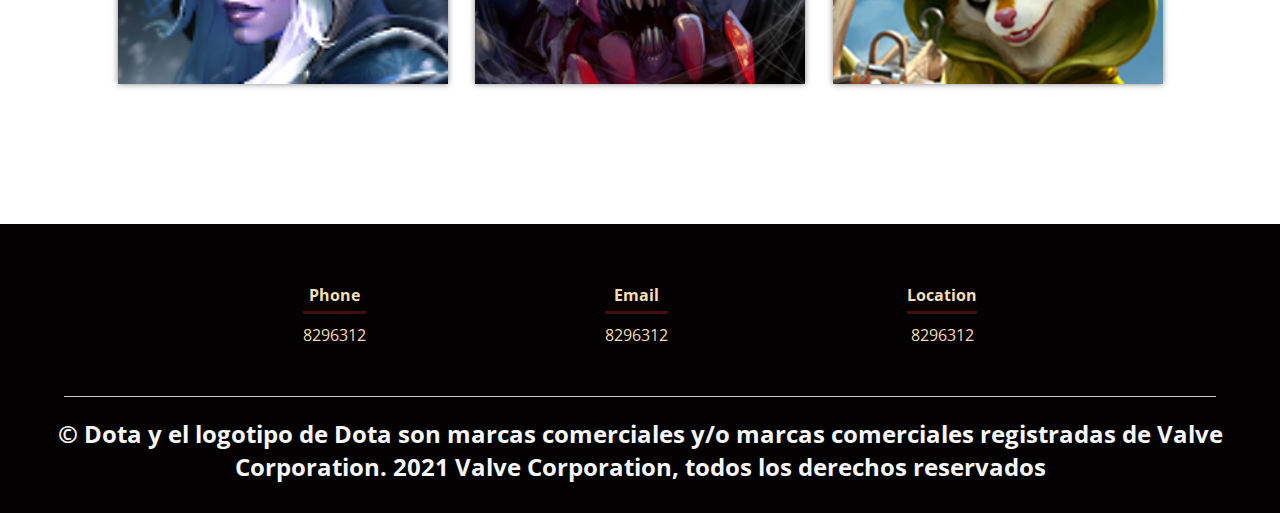
<file: heroes.html>
<!DOCTYPE html>
<html lang="es">

<head>
    <meta charset="UTF-8">
    <meta name="viewport" content="width=device-width, initial-scale=1.0">
    <meta http-equiv="X-UA-Compatible" content="ie=edge">
    <title>Dota 2-referencias para heroes</title>
    <link rel="shortcut icon" href="img/dota-2.png" type="image/x-icon">
    <link rel="stylesheet" href="css/estilos2.css">
    <link href="https://fonts.googleapis.com/css?family=Open+Sans:300,400,700,800&display=swap" rel="stylesheet"> 
</head>

<body>
    <header class="header">
        <div class="logo">
            <img src="img/logo.png" />
        </div>
        <div class="nav">
            <ul>
                <li>
                    <a href="index.html">Inicio</a>
                    <a href="copilaciones.html">Copilaciones</a>
                    <a href="heroes.html">Heroes</a>
                    <a href="foro.html">Foro</a>
                    <a href="parches.html">Parches</a>
                </li>
            </ul>
        </div>
        <div class="btn-ticket">
            <a href="registro.html">Registrar</a>
        </div>
    </header>
    <main>
        <section class="portafolio">
            <div class="contenedor">
                <h1 class="titulo1">ELIGE A TU HÉROE</h1>
                <h2 class="titulo">Estrategas de la magia, feroces bestias, astutos pícaros... El conjunto de héroes de Dota 2 es enorme y de una diversidad ilimitada. Lanza increíbles hechizos y devastadoras habilidades definitivas en tu camino hacia la victoria.</h2>
                <div class="galeria-port">
                    <div class="imagen-port">
                        <img src="img/img1.jpg" alt="">
                        <div class="hover-galeria">
                            <img src="img/logo.png" alt="">
                            <p>Rubick</p>
                        </div>
                    </div>
                    <div class="imagen-port">
                        <img src="img/img2.jpg" alt="">
                        <div class="hover-galeria">
                            <a title="Anti-Mage" href="anti-mage.html"><img src="img/logo.png" alt="anti-mage"></a>
                            <p>Anti-Mage</p>
                        </div>
                    </div>
                    <div class="imagen-port">
                        <img src="img/img3.jpg" alt="">
                        <div class="hover-galeria">
                            <img src="img/logo.png" alt="">
                            <p>Earth Spirit</p>
                        </div>
                    </div>
                    <div class="imagen-port">
                        <img src="img/img4.jpg" alt="">
                        <div class="hover-galeria">
                            <img src="img/logo.png" alt="">
                            <p>Shadow Fiend
                            </p>
                        </div>
                    </div>
                    <div class="imagen-port">
                        <img src="img/img5.jpg" alt="">
                        <div class="hover-galeria">
                            <img src="img/logo.png" alt="">
                            <p>Nuestro trabajo</p>
                        </div>
                    </div>
                    <div class="imagen-port">
                        <img src="img/img6.jpg" alt="">
                        <div class="hover-galeria">
                            <img src="img/logo.png" alt="">
                            <p>Dark Seer</p>
                        </div>
                    </div>
                    <div class="imagen-port">
                        <img src="img/img7.jpg" alt="">
                        <div class="hover-galeria">
                            <img src="img/logo.png" alt="">
                            <p>Nature’s Prophet</p>
                        </div>
                    </div>
                    <div class="imagen-port">
                        <img src="img/img8.jpg" alt="">
                        <div class="hover-galeria">
                            <img src="img/logo.png" alt="">
                            <p>Batrider</p>
                        </div>
                    </div>
                    <div class="imagen-port">
                        <img src="img/2img2.png" alt="">
                        <div class="hover-galeria">
                            <img src="img/logo.png" alt="">
                            <p>ABADDON</p>
                        </div>
                    </div>
                    <div class="imagen-port">
                        <img src="img/2img3.png" alt="">
                        <div class="hover-galeria">
                            <img src="img/logo.png" alt="">
                            <p>ALCHEMIST</p>
                        </div>
                    </div>
                    <div class="imagen-port">
                        <img src="img/2img4.png" alt="">
                        <div class="hover-galeria">
                            <img src="img/logo.png" alt="">
                            <p>ANCIENT APPARITION</p>
                        </div>
                    </div>
                    <div class="imagen-port">
                        <img src="img/2img5.png" alt="">
                        <div class="hover-galeria">
                            <img src="img/logo.png" alt="">
                            <p>ARC WARDEN</p>
                        </div>
                    </div>
                    <div class="imagen-port">
                        <img src="img/2img6.png" alt="">
                        <div class="hover-galeria">
                            <img src="img/logo.png" alt="">
                            <p>BREWMASTERe</p>
                        </div>
                    </div>
                    <div class="imagen-port">
                        <img src="img/2img7.png" alt="">
                        <div class="hover-galeria">
                            <img src="img/logo.png" alt="">
                            <p>GYROCOPTER</p>
                        </div>
                    </div>
                    <div class="imagen-port">
                        <img src="img/2img8.png" alt="">
                        <div class="hover-galeria">
                            <img src="img/logo.png" alt="">
                            <p>MAGNUS</p>
                        </div>
                    </div>
                    <div class="imagen-port">
                        <img src="img/2img9.png" alt="">
                        <div class="hover-galeria">
                            <img src="img/logo.png" alt="">
                            <p>DROW RANGER</p>
                        </div>
                    </div>
                    <div class="imagen-port">
                        <img src="img/2img10.png" alt="">
                        <div class="hover-galeria">
                            <img src="img/logo.png" alt="">
                            <p>BROODMOTHER</p>
                        </div>
                    </div>
                    <div class="imagen-port">
                        <img src="img/2img11.png" alt="">
                        <div class="hover-galeria">
                            <img src="img/logo.png" alt="">
                            <p>HOODWINK</p>
                        </div>
                    </div>
                </div>
            </div>
        </section>
    </main>
    <footer>
        <div class="contenedor-footer">
            <div class="content-foo">
                <h4>Phone</h4>
                <p>8296312</p>
            </div>
            <div class="content-foo">
                <h4>Email</h4>
                <p>8296312</p>
            </div>
            <div class="content-foo">
                <h4>Location</h4>
                <p>8296312</p>
            </div>
        </div>
        <h2 class="titulo-final">&copy; Dota y el logotipo de Dota son marcas comerciales y/o marcas comerciales registradas de Valve Corporation. 2021 Valve Corporation, todos los derechos reservados</h2>
    </footer>
</body>

</html>
</file>
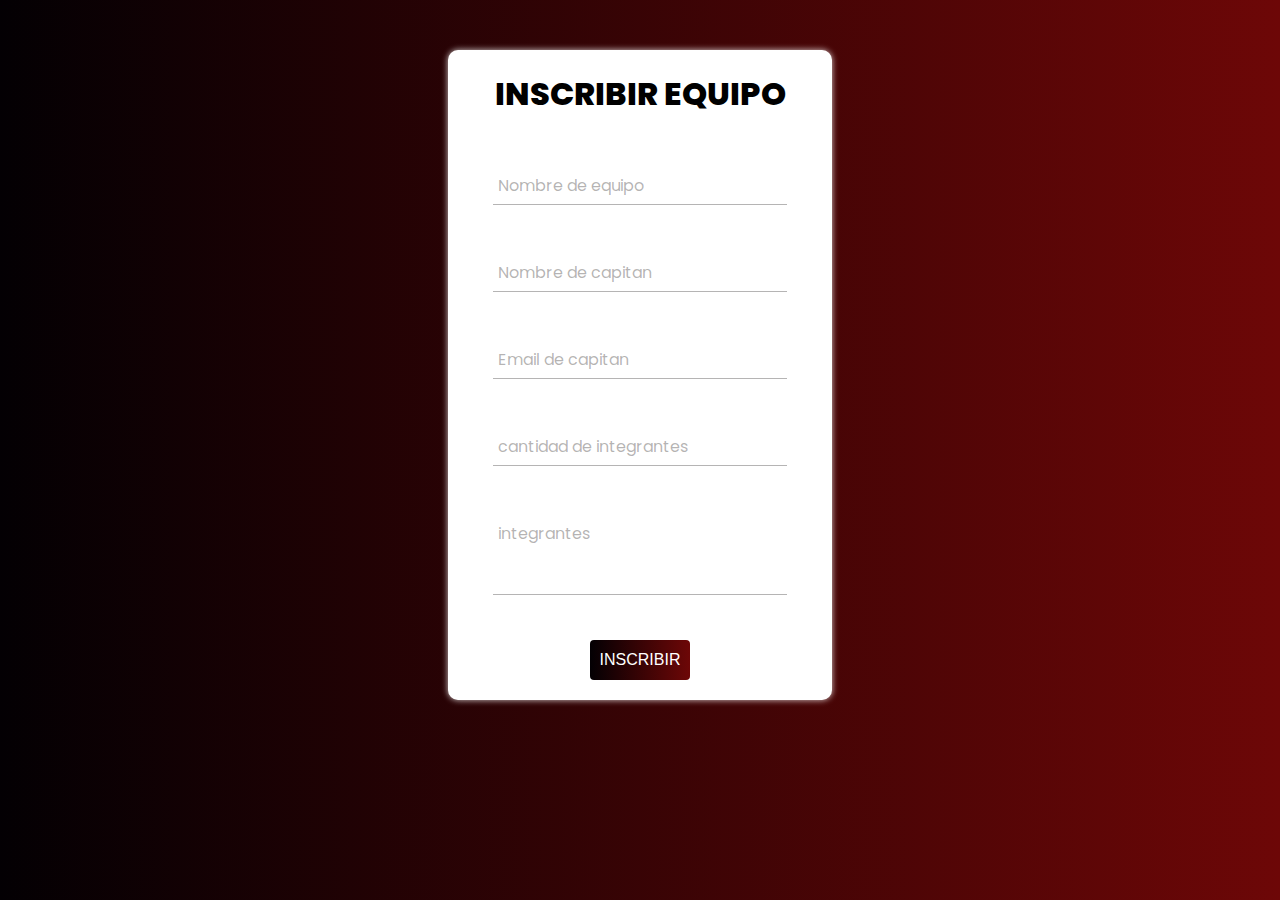
<file: inscribir.html>
<!DOCTYPE html>
<html lang="es">
<head>
    <meta charset="UTF-8">
    <meta name="viewport" content="width=device-width, initial-scale=1.0">
    <meta http-equiv="X-UA-Compatible" content="ie=edge">
    <title>Formulario</title>
    <link rel="stylesheet" href="css/estilo4.css">
    <link href="https://fonts.googleapis.com/css?family=Poppins:400,800,900" rel="stylesheet">
</head>
<body>
    <form action="index.html">
        <div class="form">
            <h1>INSCRIBIR EQUIPO</h1>
            <div class="grupo">
                <input type="text" name="" id="" required><span class="barra"></span>
                <label>Nombre de equipo</label>
            </div>
            <div class="grupo">
                <input type="text" name="" id="" required><span class="barra"></span>
                <label>Nombre de capitan</label>
            </div>
            <div class="grupo">
                <input type="email" name="" id="" required><span class="barra"></span>
                <label>Email de capitan</label>
            </div>
            <div class="grupo">
                <input type="number" name="" id="" required><span class="barra"></span>
                <label>cantidad de integrantes</label>
            </div>
            <div class="grupo">
                <textarea name="" id="" rows="3" required></textarea><span class="barra"></span>
                <label>integrantes</label>
            </div>
            <button type="submit">INSCRIBIR</button>
        </div>
    </form>
</body>
</html>
</file>
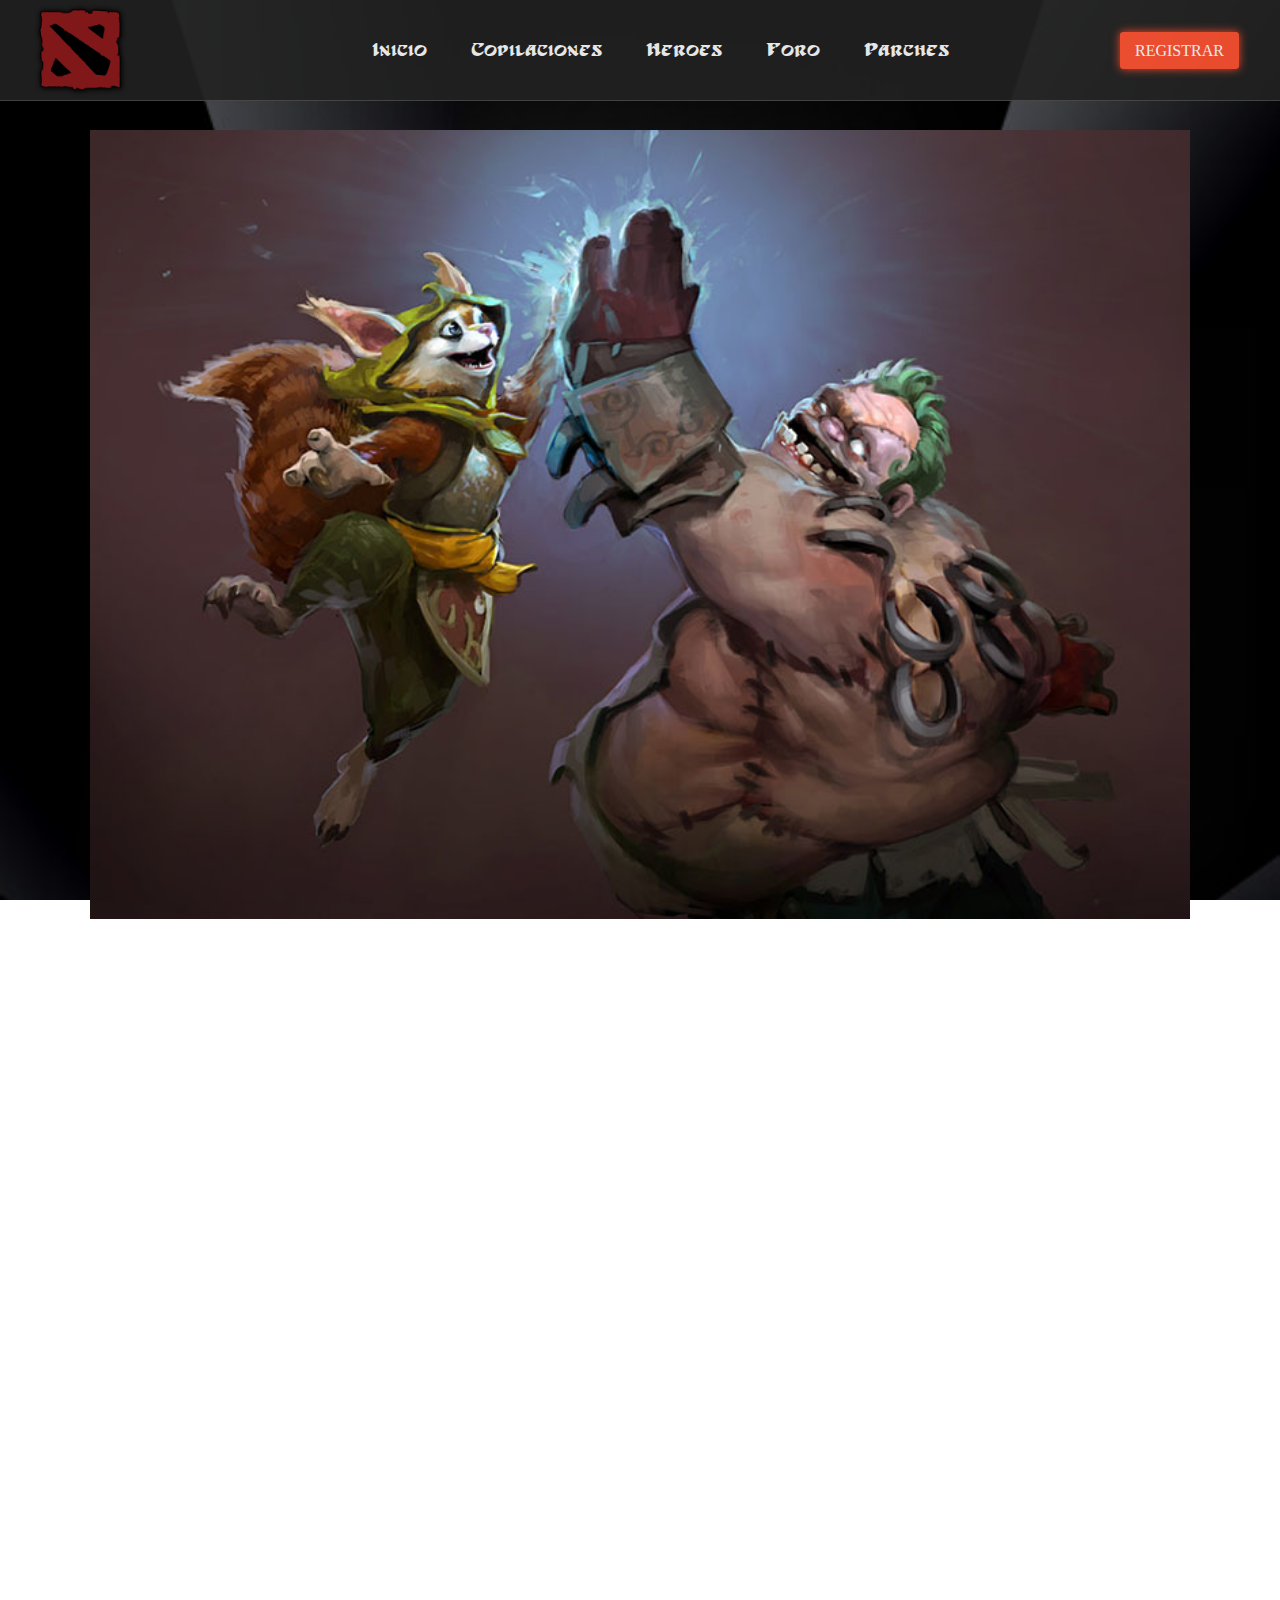
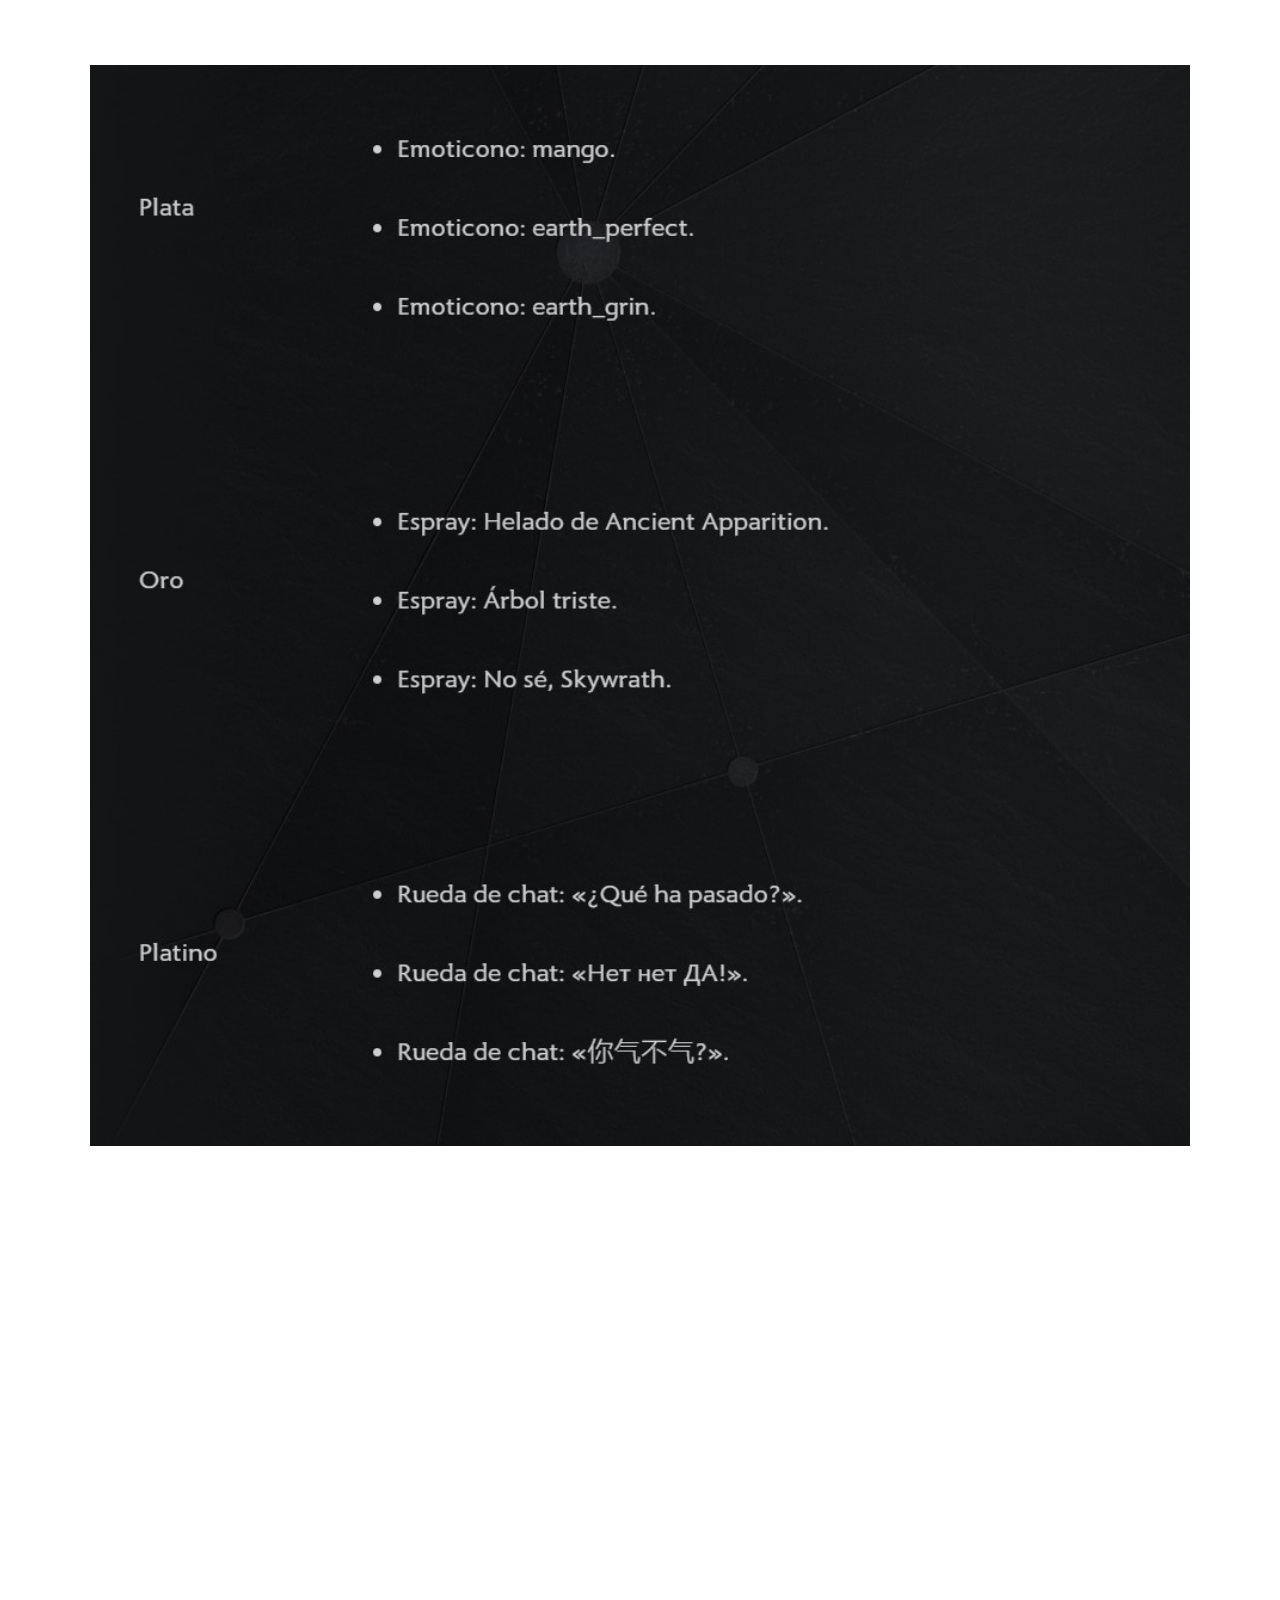
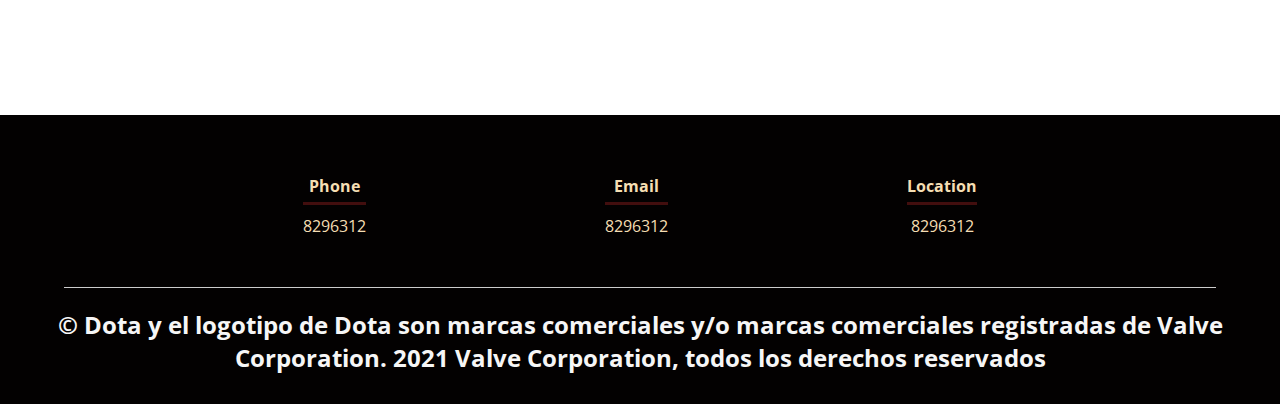
<file: noticia.html>
<!DOCTYPE html>
<html lang="es">

<head>
    <meta charset="UTF-8">
    <meta name="viewport" content="width=device-width, initial-scale=1.0">
    <meta http-equiv="X-UA-Compatible" content="ie=edge">
    <title>Dota 2-referencias para heroes</title>
    <link rel="shortcut icon" href="img/dota-2.png" type="image/x-icon">
    <link rel="stylesheet" href="css/estilos2.css">
    <link href="https://fonts.googleapis.com/css?family=Open+Sans:300,400,700,800&display=swap" rel="stylesheet"> 
</head>

<body>
    <header class="header">
        <div class="logo">
            <img src="img/logo.png" />
        </div>
        <div class="nav">
            <ul>
                <li>
                    <a href="index.html">Inicio</a>
                    <a href="copilaciones.html">Copilaciones</a>
                    <a href="heroes.html">Heroes</a>
                    <a href="foro.html">Foro</a>
                    <a href="parches.html">Parches</a>
                </li>
            </ul>
        </div>
        <div class="btn-ticket">
            <a href="registro.html">Registrar</a>
        </div>
    </header>
    <main>
        <section class="portafolio">
            <div class="contenedor">
                <img src="img/img11.jpg" class="noticia">
                <p class="parrafo">Mientras que las flores de primavera desaparecen ante la llegada del verano, el parche de hoy le da la bienvenida a una actualización estacional de Dota Plus que presenta el regreso de Choca esos cinco y estandartes de clan para todos, además de un nuevo tesoro estacional, más nuevas misiones y recompensas de clan.</p><br>
                <h2 class="antitulo">Choca esos cinco y estandartes de clan</h2><br>
                <p class="parrafo">Han vuelto de nuevo y están disponibles para todos los jugadores. La habilidad de Choca esos cinco llegó para ayudar a todos a celebrar la alegría de Dota, ya sea con amigos o enemigos. No hay nada mejor que chocar los cinco para enfatizar la euforia de una buena jugada, o para inmortalizar una ridícula.<br>Todos los miembros de un clan podrán usar la habilidad de estandarte de clan, lo que les permitirá mostrar la categoría y el logo del clan en cualquier momento de la partida.</p><br>
                <h2>Tesoro estacional de Dota Plus</h2><br>
                <p class="parrafo">El tesoro estacional de verano de 2021 está aquí, disponible para su compra con fragmentos.  En exclusiva para los miembros de Dota Plus, este tesoro incluye sets completamente nuevos de Chaos Knight, Phantom Assassin, Outworld Destroyer, Wraith King, Sven, Treant Protector, Huskar, Brewmaster, Storm Spirit y Naga Siren.  También existe la posibilidad de desbloquear al mensajero Trod y Cheddar, que viene precargado con gemas prismáticas y cinéticas aleatorias.</p><br>
                <h2 class="antitulo">Recompensas de clan y misiones estacionales actualizadas</h2><br>
                <p class="parrafo">La actualización de hoy también cuenta con un nuevo set de misiones de Dota Plus, que te ayudarán a conseguir fragmentos adicionales para obtener nuevas reliquias y el tesoro estacional. Es posible conseguir hasta un total de 115 200 fragmentos durante toda la temporada.<br> No hay que olvidar que, además del resto de cambios de hoy, las recompensas del clan para los clanes de nivel plata, oro y platino se han cambiado para el verano.</p><br>
                <img src="img/img20.jpg" class="noticia">
                <h2 class="antitulo">El WePlay AniMajor y el camino a The International</h2><br>
                <p class="parrafo">Solo queda un Major entre los mejores equipos del mundo y el enfrentamiento definitivo en The International. Estate atento del 2 al 13 de junio para ver toda la acción en Kiev; disponible para ver y seguir en el cliente de Dota.  Sé testigo del choque final hacia Estocolmo, que decidirá cuáles van a ser los 12 equipos invitados. Los 6 equipos restantes serán, como de costumbre, determinados por las clasificatorias regionales, donde cada región competirá por un puesto final. Las clasificatorias regionales tendrán lugar durante un período de tiempo más largo para permitir que los equipos que compiten en el Major respeten los procesos de cuarentena de sus respectivos países. Las fechas de cada clasificatoria son las siguientes:<br><br> EOR y SA: del 23 al 26 de junio.<br>NA y SEA: del 30 de junio al 3 de julio.<br>CN y EU: del 7 al 10 de julio.<br><br>Más información sobre cómo ver las clasificatorias estará disponible después de que finalice el WePlay AniMajor. El evento principal de The Internacional en sí regresa del 10 al 15 de agosto, en directo desde el Avicii Arena.</p>

            </div>
        </section>     
    </main>
    <footer>
        <div class="contenedor-footer">
            <div class="content-foo">
                <h4>Phone</h4>
                <p>8296312</p>
            </div>
            <div class="content-foo">
                <h4>Email</h4>
                <p>8296312</p>
            </div>
            <div class="content-foo">
                <h4>Location</h4>
                <p>8296312</p>
            </div>
        </div>
        <h2 class="titulo-final">&copy; Dota y el logotipo de Dota son marcas comerciales y/o marcas comerciales registradas de Valve Corporation. 2021 Valve Corporation, todos los derechos reservados</h2>
    </footer>
</body>

</html>
</file>
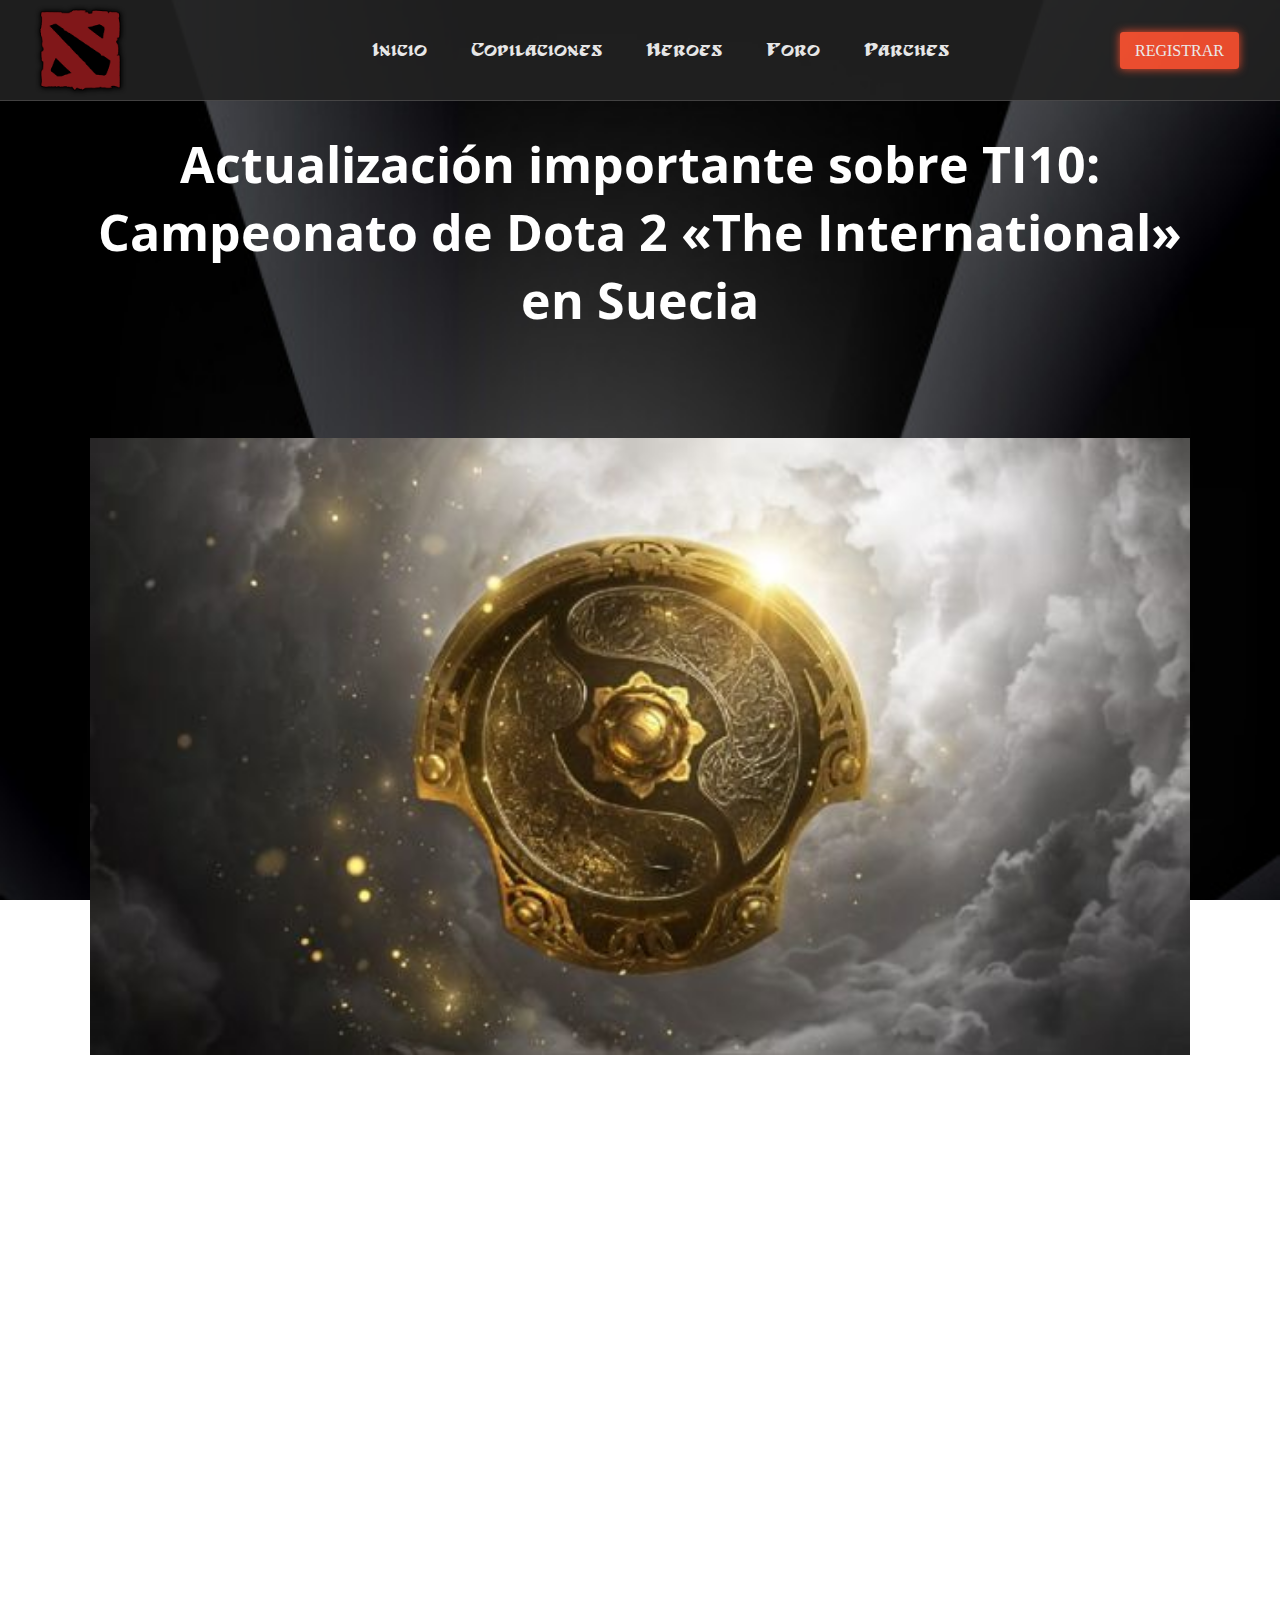
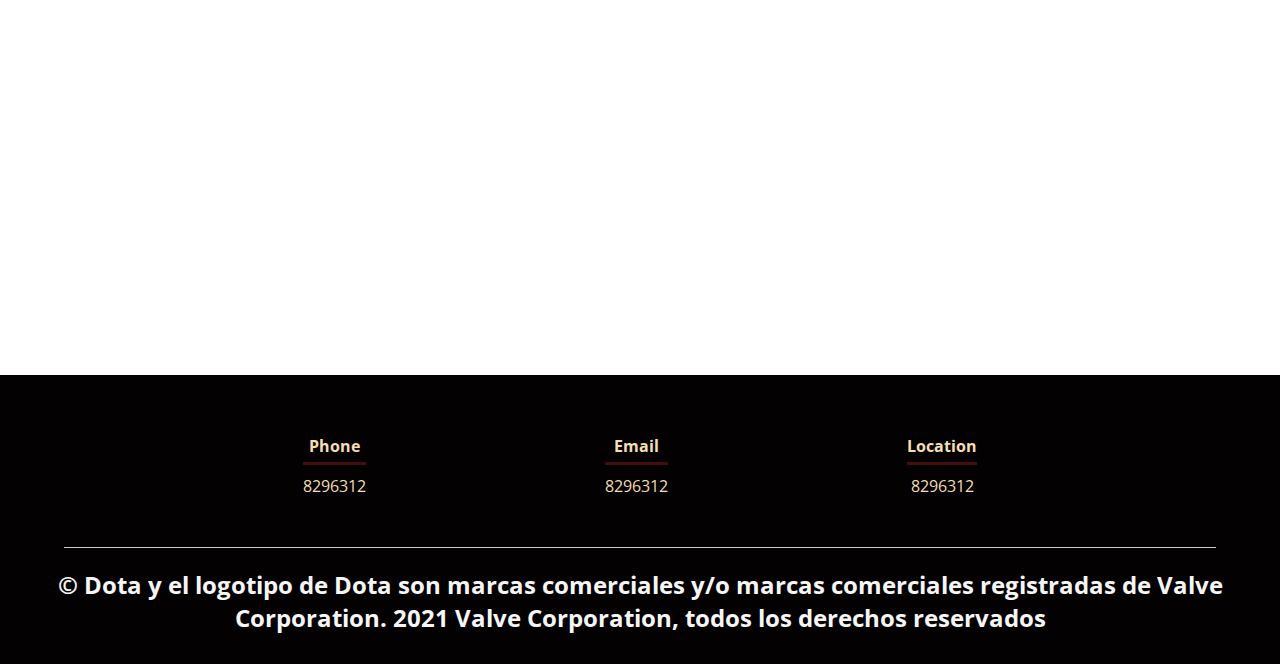
<file: noticia2.html>
<!DOCTYPE html>
<html lang="es">

<head>
    <meta charset="UTF-8">
    <meta name="viewport" content="width=device-width, initial-scale=1.0">
    <meta http-equiv="X-UA-Compatible" content="ie=edge">
    <title>Dota 2-referencias para heroes</title>
    <link rel="shortcut icon" href="img/dota-2.png" type="image/x-icon">
    <link rel="stylesheet" href="css/estilos2.css">
    <link href="https://fonts.googleapis.com/css?family=Open+Sans:300,400,700,800&display=swap" rel="stylesheet"> 
</head>

<body>
    <header class="header">
        <div class="logo">
            <img src="img/logo.png" />
        </div>
        <div class="nav">
            <ul>
                <li>
                    <a href="index.html">Inicio</a>
                    <a href="copilaciones.html">Copilaciones</a>
                    <a href="heroes.html">Heroes</a>
                    <a href="foro.html">Foro</a>
                    <a href="parches.html">Parches</a>
                </li>
            </ul>
        </div>
        <div class="btn-ticket">
            <a href="registro.html">Registrar</a>
        </div>
    </header>
    <main>
        <section class="portafolio">
            <div class="contenedor">
                <h1 class="titulo1" >Actualización importante sobre TI10: Campeonato de Dota 2 «The International» en Suecia</h1><br><br>
                <img class="noticia" src="img/img12.jpg">
                <p class="parrafo"><br>Comenzamos a trabajar con Suecia en 2019 para organizar TI10 en 2020 allí. Cuando la pandemia mundial nos obligó a posponer el evento, redoblamos nuestros esfuerzos para trabajar junto con los organizadores allí para asegurarnos de que les proporcionaríamos todo lo que necesitaran para que este fuera un evento seguro y exitoso para todos.</p><br>
                <p class="parrafo">Durante el año pasado, Stockholm Live y Visit Stockholm continuaron asegurándonos en nuestras conversaciones habituales y constantes con ellos que el campeonato de Dota 2 «The International» calificaba para las mismas exenciones que recibieron otros eventos deportivos de élite allí.</p><br>
                <p class="parrafo">Sin embargo, a pesar de las garantías anteriores, hace dos semanas se nos informó que la Federación Sueca de Deportes acababa de votar que no aceptaría a los deportes electrónicos en la federación deportiva.</p><br>
                <p class="parrafo">En reuniones posteriores (e inmediatas) con la Federación Sueca de Deportes Electrónicos (SESF, por sus siglas en inglés) y Visit Stockholm descubrimos que la única opción que nos quedaba era solicitar al ministro sueco del Interior que reclasificase el campeonato de Dota 2 «The International» como un evento deportivo de élite. Nuestra solicitud fue denegada de inmediato.</p><br>
                <p class="parrafo">Dado que el Ministro del Interior no reconoce el Campeonato de Dota 2 «The International» como un evento deportivo de élite, se le negará la visa a cualquiera que intente obtenerla para viajar a Suecia para TI10 (incluidos jugadores, talentos y personal). La falta de este reconocimiento oficial significa también que cada agente de aduanas puede tomar sus propias decisiones sobre el ingreso al país de quienes viajan desde países fuera de la Unión Europea, que normalmente no necesitan una visa para entrar a Suecia.</p><br>
                <p class="parrafo">El 9 de junio presentamos una apelación directamente ante el gobierno sueco, pero no les ha sido posible ayudarnos. El 14 de junio les pedimos que reconsideraran su decisión, pero hasta el momento han sido incapaces de ofrecernos una solución. Como resultado, y a la luz de la situación política actual en Suecia, estamos buscando posibles alternativas en otros lugares de Europa para celebrar el evento de este año, en caso de que el gobierno sueco no pueda albergar el campeonato de Dota 2 «The International» como se había planeado. En cualquier caso, tenemos la confianza de que encontraremos una solución que nos permita celebrar TI10 este año en Europa, y podremos anunciar un plan actualizado en un futuro muy cercano.</p>

            </div>
        </section>     
    </main>
    <footer>
        <div class="contenedor-footer">
            <div class="content-foo">
                <h4>Phone</h4>
                <p>8296312</p>
            </div>
            <div class="content-foo">
                <h4>Email</h4>
                <p>8296312</p>
            </div>
            <div class="content-foo">
                <h4>Location</h4>
                <p>8296312</p>
            </div>
        </div>
        <h2 class="titulo-final">&copy; Dota y el logotipo de Dota son marcas comerciales y/o marcas comerciales registradas de Valve Corporation. 2021 Valve Corporation, todos los derechos reservados</h2>
    </footer>
</body>

</html>
</file>
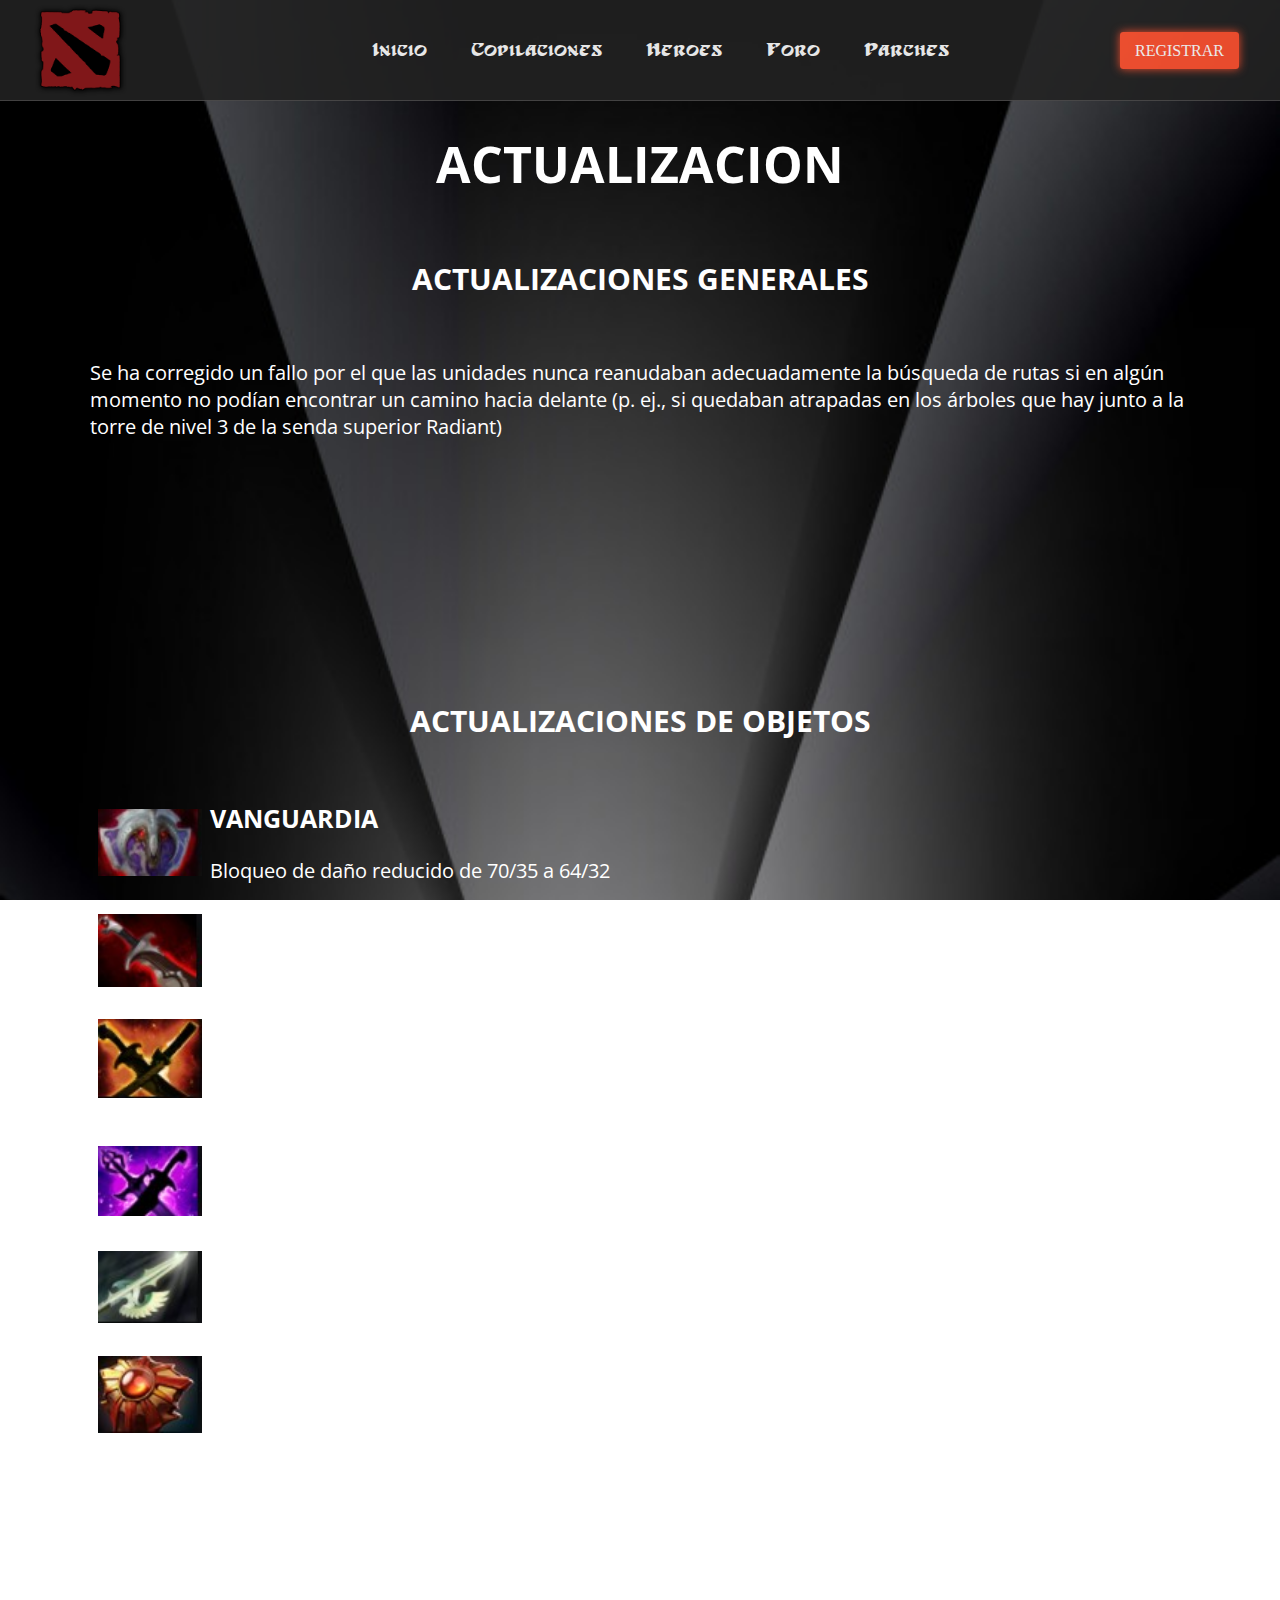
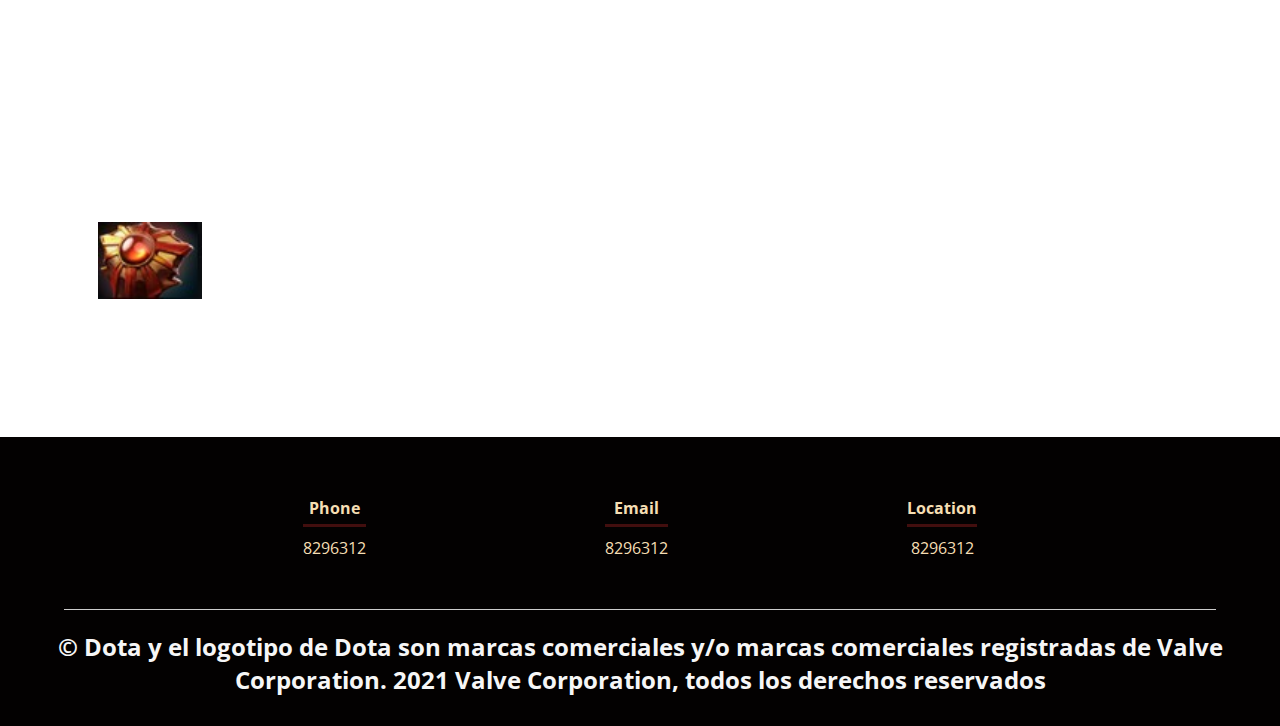
<file: parches.html>
<!DOCTYPE html>
<html lang="es">

<head>
    <meta charset="UTF-8">
    <meta name="viewport" content="width=device-width, initial-scale=1.0">
    <meta http-equiv="X-UA-Compatible" content="ie=edge">
    <title>Dota 2-referencias para heroes</title>
    <link rel="shortcut icon" href="img/dota-2.png" type="image/x-icon">
    <link rel="stylesheet" href="css/estilos2.css">
    <link href="https://fonts.googleapis.com/css?family=Open+Sans:300,400,700,800&display=swap" rel="stylesheet"> 
</head>

<body>
    <header class="header">
        <div class="logo">
            <img src="img/logo.png" />
        </div>
        <div class="nav">
            <ul>
                <li>
                    <a href="index.html">Inicio</a>
                    <a href="copilaciones.html">Copilaciones</a>
                    <a href="heroes.html">Heroes</a>
                    <a href="foro.html">Foro</a>
                    <a href="parches.html">Parches</a>
                </li>
            </ul>
        </div>
        <div class="btn-ticket">
            <a href="registro.html">Registrar</a>
        </div>
    </header>
    <main>
        <section class="portafolio">
            <div class="contenedor">
                <h1 class="titulo1">ACTUALIZACION</h1>
                <h2 class="titulo">ACTUALIZACIONES GENERALES</h2>
                <p class="parrafo">Se ha corregido un fallo por el que las unidades nunca reanudaban adecuadamente la búsqueda de rutas si en algún momento no podían encontrar un camino hacia delante (p. ej., si quedaban atrapadas en los árboles que hay junto a la torre de nivel 3 de la senda superior Radiant)</p>
            </div>
            <div class="contenedor">
                <h2 class="titulo">ACTUALIZACIONES DE OBJETOS</h2>
                <img class="item" src="img/item1.jpg">
                <h3 class="antitulo">VANGUARDIA</h3><br>
                <p class="parrafo">Bloqueo de daño reducido de 70/35 a 64/32</p><br>
                <img class="item" src="img/item2.jpg">
                <h3 class="antitulo">SANGE</h3><br>
                <p class="parrafo">Amplificación de robo de vida y regeneración de vida reducida del 24 % al 20 %</p><br>
                <img class="item" src="img/item3.jpg">
                <h3 class="antitulo">SANGE Y YASHA</h3><br>
                <p class="parrafo">Amplificación de robo de vida y regeneración de vida reducida del 25 % al 22 %</p><br><br>
                <img class="item" src="img/item4.jpg">
                <h3 class="antitulo">KAYA Y SANGE</h3><br>
                <p class="parrafo">Amplificación de robo de vida y regeneración de vida reducida del 25 % al 22 %</p><br>
                <img class="item" src="img/item5.jpg">
                <h3 class="antitulo">ALABARDA CELESTIAL</h3><br>
                <p class="parrafo">Amplificación de robo de vida y regeneración de vida reducida del 24 % al 20 %</p><br>
                <img class="item" src="img/item6.jpg">
                <h3 class="antitulo">BLASÓN SOLAR</h3><br>
                <p class="parrafo">Aumento/reducción de la velocidad de ataque de Brillo reducido/a de 55 a 50</p><br>
            </div>
            <div class="contenedor">
                <h2 class="titulo">ACTUALIZACIONES DE HÉROES</h2>
                <img class="item" src="img/item6.jpg">
                <h3>BLASÓN SOLAR</h3><br>
                <p>Aumento/reducción de la velocidad de ataque de Brillo reducido/a de 55 a 50</p><br>
            </div>
        </section>     
    </main>
    <footer>
        <div class="contenedor-footer">
            <div class="content-foo">
                <h4>Phone</h4>
                <p>8296312</p>
            </div>
            <div class="content-foo">
                <h4>Email</h4>
                <p>8296312</p>
            </div>
            <div class="content-foo">
                <h4>Location</h4>
                <p>8296312</p>
            </div>
        </div>
        <h2 class="titulo-final">&copy; Dota y el logotipo de Dota son marcas comerciales y/o marcas comerciales registradas de Valve Corporation. 2021 Valve Corporation, todos los derechos reservados</h2>
    </footer>
</body>

</html>
</file>
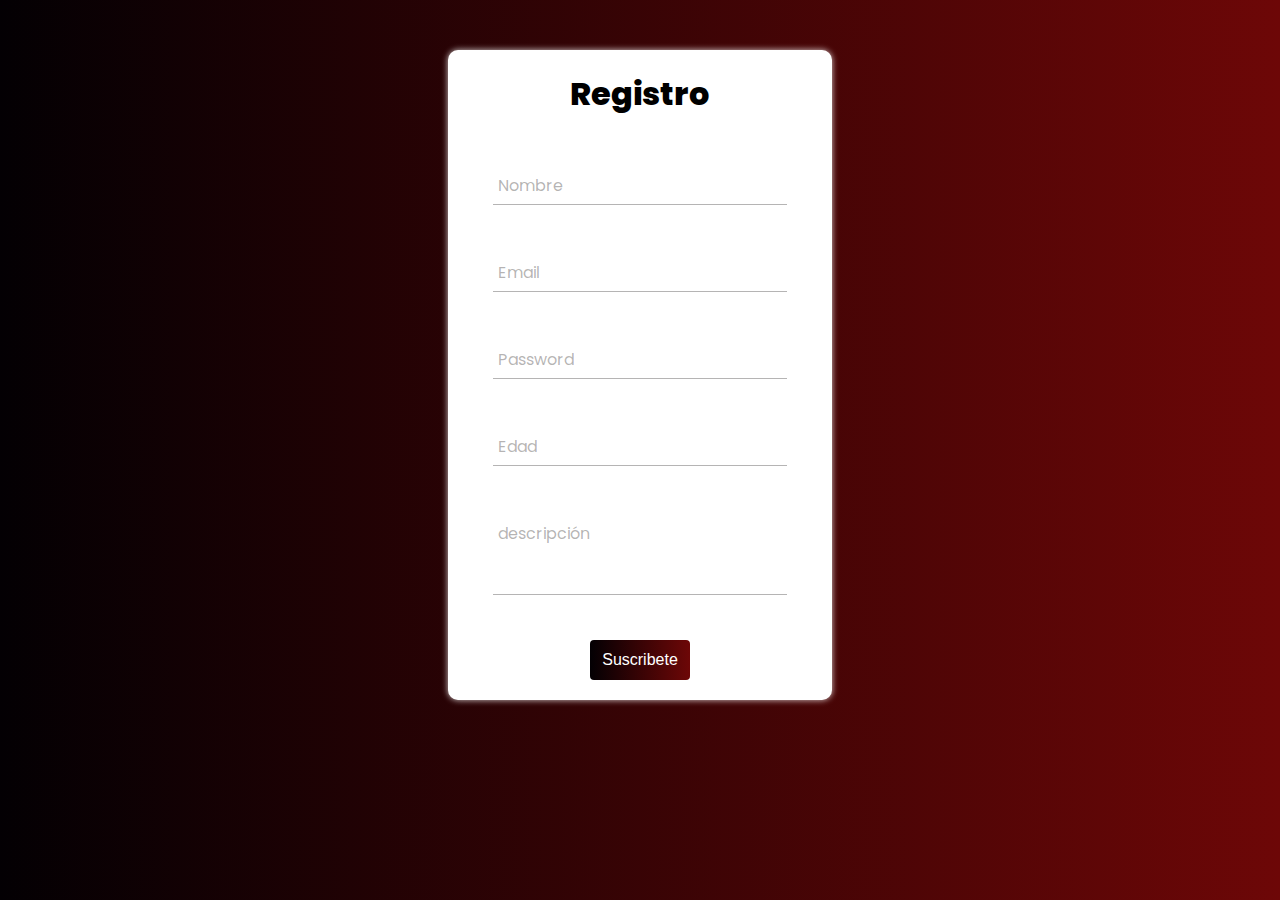
<file: registro.html>
<!DOCTYPE html>
<html lang="es">
<head>
    <meta charset="UTF-8">
    <meta name="viewport" content="width=device-width, initial-scale=1.0">
    <meta http-equiv="X-UA-Compatible" content="ie=edge">
    <title>Formulario</title>
    <link rel="stylesheet" href="css/estilo4.css">
    <link href="https://fonts.googleapis.com/css?family=Poppins:400,800,900" rel="stylesheet">
</head>
<body>
    <form action="index.html">
        <div class="form">
            <h1>Registro</h1>
            <div class="grupo">
                <input type="text" name="" id="" required><span class="barra"></span>
                <label>Nombre</label>
            </div>
            <div class="grupo">
                <input type="email" name="" id="" required><span class="barra"></span>
                <label>Email</label>
            </div>
            <div class="grupo">
                <input type="password" name="" id="password" required><span class="barra"></span>
                <label for="">Password</label>
            </div>
            <div class="grupo">
                <input type="number" name="" id="" required><span class="barra"></span>
                <label>Edad</label>
            </div>
            <div class="grupo">
                <textarea name="" id="" rows="3" required></textarea><span class="barra"></span>
                <label>descripción</label>
            </div>
            <button type="submit">Suscribete</button>
        </div>
    </form>
</body>
</html>
</file>
<file: css/estilos.css>
@font-face {
    font-family: 'hoffman';
    src: url(../font/hoffmann.TTF);
}

* {
    margin: 0;
    padding: 0;
    box-sizing: border-box;
}

body {
    font-family: 'open sans';
    background: url(../img/fondo3.jpg);
    color: wheat;
}

.contenedor {
    padding: 60px 0;
    width: 90%;
    max-width: 1000px;
    margin: auto;
    overflow: hidden;
}

.titulo {
    color: wheat;
    font-size: 40px;
    text-align: center;
    margin-bottom: 10px;
}
.subtitulo{
    color: wheat;
    font-size: 20px;
    text-align: center;
    margin-bottom: 60px;
}

.antetitulo{
    font-size: 35px;
}

.titnoticia{
    font-size: 26px;
}
/* Header */
header.header {
    position: absolute;
    width: 100%;
    opacity: 0.9;
    background: #222;
    display: grid;
    justify-content: center;
    align-items: center;
    grid-template-columns: repeat(8, 1fr);
    border-bottom: 1px solid #4a4949;
    z-index: 1;
}

header.header .logo {
    grid-column: 1/2;
    display: flex;
    justify-content: center;
    align-items: flex-end;
}

header.header .logo img {
    width: 100px;
}

header.header .nav {
    display: flex;
    justify-content: center;
    grid-column: 2/8;
}

header.header .nav ul {
    list-style: none;
}

header.header .nav ul li a {
    color: #fff;
    text-decoration: none;
    font-family: 'hoffman';
    font-size: 20px;
    margin-left: 40px;
}

div.btn-ticket {
    grid-column: 8/9;
}

div.btn-ticket a {
    padding: 10px 10px;
    color: #fff;
    text-decoration: none;
    border-radius: 3px;
    border: none;
    font-size: 20px;
    font-family: 'Montserrat';
    font-weight: 300;
    text-transform: uppercase;
    overflow: hidden;
    transition: .3s;
    background: #FF512F;
    box-shadow: 0 0 10px #FF512F,0 0 0px #FF512F, 0 0 0px #FF512F;
}

div.btn-ticket a:hover {
    background: #FF512F;
    box-shadow: 0 0 10px #FF512F,0 0 40px #FF512F, 0 0 80px #FF512F;
    transition-delay: .2s;
}

div.main {
    width: 100%;
    height: 100vh;
    margin: 0 auto;
    position: relative;
}

div.banner {
    background-image: url(../img/arcaneqop.png);
    background-size: cover;
    background-position-x: center;
    background-repeat: no-repeat;
    width: 100%;
    height: 100%;
    display: flex;
    justify-content: center;
}

div.fade-banner {
    width: 100%;
    height: 50vw;
    max-height: 100%;
    position: absolute;
    bottom: 0;
}

div.fade-shadow {
    position: absolute;
    width: 100%;
    height: 100%;
    background: rgba(0, 0, 0, 0) linear-gradient(rgba(0, 0, 0, 0) 50%, rgba(0, 0, 0, 0.733) 80%, rgb(0, 0, 0) 100%) repeat scroll 0% 0%;
}

header.header .nav ul li a:hover {
    color: #FF512F;
    transition: .3s;
}

div.container {
    margin-top: 450px !important;
    position: relative;
    z-index: 1024;
    margin: 0 auto;
    display: grid;
}

div.info-dota {
    display: flex;
    justify-content: start;
}

div.details {
    position: relative;
    z-index: 10;
    font-family: 'Montserrat';
    font-weight: 300;
    text-transform: uppercase;
}

div.details p {
    color: #ffffff;
    font-size: 55px;
}

div.details h1 {
    color: #fff;
    font-size: 170px;
}

div.link-arcane {
    margin-top: 30px;
}

div.link-arcane a {
    padding: 10px 30px;
    text-decoration: none;
    color: #fff;
    border: 1px solid #FF512F;
    transition: .1s;
    font-size: 25px;
}

div.link-arcane a:hover {
    background: #FF512F;
    box-shadow: 0 0 10px #FF512F,0 0 40px #FF512F, 0 0 80px #FF512F;
    transition-delay: 0.1s;
}

/* About us */

main .registro{
    padding: 30px 0 60px 0;
}
.parrafo{
    font-size: 22px;
}
.contenedor-registro{
    display: flex;
    justify-content: space-evenly;
}

.imagen-about-us{
    width: 48%;
}

.registro .contenido-textos{
    width: 48%;
}

.contenido-textos h3{
    margin-bottom: 15px;
}

.contenido-textos h3 span{
    background:  rgba(192, 63, 91, 0.7);
    color: #fff;
    border-radius: 50%;
    display: inline-block;
    text-align: center;
    width: 30px;
    height: 30px;
    padding: 2px;
    box-shadow: 0 0 6px 0 rgba(0, 0, 0, .5);
    margin-right: 5px;
}

.contenido-textos p{
    padding: 0px 0px 30px 15px;
    font-weight: 300;
    text-align: justify;
}
.divisor{
    width: 100%;
}

/* Galeria */


.portafolio{
    background: #000000;
}

.galeria-port{
    display: flex;
    justify-content: space-evenly;
    flex-wrap: wrap;
}

.imagen-port{
    width: 30%;
    margin-bottom: 10px;
    overflow: hidden;
    position: relative;
    cursor: pointer;
    box-shadow: 0 0 6px 0 rgba(0, 0, 0, .5);
}

.imagen-port > img{
    width: 100%;
    height: 100%;
    object-fit: cover;
    display: block;
}

.hover-galeria{
    position: absolute;
    width: 100%;
    height: 100%;
    top: 0;
    transform: scale(0);
    background: rgba(0, 0, 0, 0.7);
    transition: transform .5s;
    display: flex;
    justify-content: center;
    align-items: center;
    flex-direction: column;
}

.hover-galeria img{
    width: 50px;
}

.hover-galeria p{
    color: #fff;
    font-family: 'hoffman';
    font-size: 40px;
    text-align: center;

}

.imagen-port:hover .hover-galeria{
    transform: scale(1);
}

/* Clients */

.cards{
    display: flex;
    justify-content: space-evenly;
}

.cards .card{
    background: rgba(192, 63, 91, 0.7);
    display: flex;
    width: 46%;
    height: 200px;
    align-items: center;
    justify-content: space-evenly;
    border-radius: 5px;
    box-shadow: 0 0 6px 0 rgba(0, 0, 0, 0.6);
}

.cards .card img{
    width: 100px;
    height: 100px;
    object-fit: cover;
    border: 3px solid #fff;
    border-radius: 50%;
    display: block;
}

.cards .card > .contenido-texto-card{
    width: 60%;
    color: #fff;
}

.cards .card > .contenido-texto-card p{
    font-weight: 300;
    padding-top: 5px;
}

/*  Our team */

.about-services{
    background:black;
    padding-bottom: 30px;
    color: wheat;
}


.servicio-cont{
    display:flex;
    justify-content: space-between;
    align-items: center;
}

.servicio-ind{
    width: 28%;
    text-align: center;
}

.servicio-ind img{
    width: 90%;
}

.servicio-ind h3{
    margin: 10px 0;
}

.servicio-ind p{
    font-weight: 300;
    text-align: justify;
}

/* footer */

footer{
    background: #030101;
    padding: 60px 0 30px 0;
    margin: auto;
    overflow: hidden;
}

.contenedor-footer{
    display: flex;
    width: 90%;
    justify-content: space-evenly;
    margin: auto;
    padding-bottom: 50px;
    border-bottom: 1px solid #ccc;
}

.content-foo{
    text-align: center;
}

.content-foo h4{
    color: wheat;
    border-bottom: 3px solid #420e0e;
    padding-bottom: 5px;
    margin-bottom: 10px;
}

.content-foo p{
    color: wheat;
}

.titulo-final{
    text-align: center;
    font-size: 24px;
    margin: 20px 0 0 0;
    color: #f6f6f6;
}

@media screen and (max-width:900px){
    header{
        background-position: center;
    }
    header.header .nav ul li a {
        font-size: 13px;
        margin-left: 10px;
    }
    div.btn-ticket a {
      font-size: 10px;
    }
    div.container {
        margin-top: 150px !important;
    }
    .contenedor-registro{
        flex-direction: column;
        justify-content: center;
        align-items: center;
    }
    div.details {
        text-align: center;
    }
    .info-arcane{
        visibility: hidden;
    }
    .btn-ticket{
        visibility: hidden;
    }
    .banner{
        width: 110%;
    }
    .registro .contenido-textos{
        width: 90%;
    }

    .imagen-about-us{
        width: 90%;
    }

     /*error*/

    div.details p {
        color: #fff;
        font-size: 40px;
    }
    
    div.details h1 {
        color: #fff;
        font-size: 120px;
    }
    div.link-arcane a {
        padding: 5px 15px;
        text-decoration: none;
        color: #fff;
        border: 1px solid #FF512F;
        transition: .1s;
        font-size: 25px;
    }
    /* Galeria */

    .imagen-port{
        width: 44%;
    }

    /* Clientes */

    .cards{
        flex-direction: column;
        justify-content: center;
        align-items: center;
    }

    .cards .card{
        width: 90%;
    }

    .cards .card:first-child{
        margin-bottom: 30px;
    }

    /* servicios */

    .servicio-cont{
        justify-content: center;
        flex-direction: column;
    }

    .servicio-ind{
        width: 100%;
        text-align: center;
    }

    .servicio-ind:nth-child(1), .servicio-ind:nth-child(2){
        margin-bottom: 60px;
    }

    .servicio-ind img{
        width: 90%;
    }
}

@media screen and (max-width:500px){
    nav{
        text-align: center;
        padding: 30px 0 0 0;
    }

    nav > a{
        font-size: 20px;
        margin-right: 5px;
    }

    .textos-header h1{
        font-size: 35px;
    }

    .textos-header h2{
        font-size: 20px;
    }
    .antetitulo{
        font-size: 25px;
    }
    .parrafo{
        font-size: 20px;
    }
    /*error*/

    div.details p {
        color: #fff;
        font-size: 30px;
    }
    
    div.details h1 {
        color: #fff;
        font-size: 70px;
    }
    div.link-arcane a {
        padding: 5px 15px;
        text-decoration: none;
        color: #fff;
        border: 1px solid #FF512F;
        transition: .1s;
        font-size: 15px;
    }
    
    /* ABOUT US */

    .imagen-about-us{
        margin-bottom: 60px;
        width: 99%;
    }

    .registro .contenido-textos{
        width: 95%;
    }

    /* Galeria */

    .imagen-port{
        width: 95%;
    }

    /* Clients */

    .cards .card{
        height: 450px;
        display: flex;
        flex-direction: column;
        align-items: center;
    }

    .cards .card img{
        width: 90px;
        height: 90px;
    }

    /* Footer */

    .contenedor-footer{
        flex-direction: column;
        border: none;
    }

    .content-foo{
        margin-bottom: 20px;
        text-align: center;
    }

    .content-foo h4{
        border: none;
    }

    .content-foo p{
        color: #ccc;
        border-bottom: 1px solid #f2f2f2;
        padding-bottom: 20px;
    }

    .titulo-final{
        font-size: 20px;
    }
}
</file>
<file: css/estilos2.css>
@font-face {
    font-family: 'hoffman';
    src: url(../font/hoffmann.TTF);
}

* {
    margin: 0;
    padding: 0;
    box-sizing: border-box;
}

body {
    font-family: 'open sans';
    width: 100%;
    background: url(../img/fondo2.jpg);
    background-size: cover;
    background-attachment: fixed;
    position: relative;
    color: white;
}
.parrafo{
    font-size: 20px;
}

.antitulo{
    font-size: 25px;
}
.noticia {
    width: 100%;
    height: 100%;
}
.contenedor {
    padding: 130px 0;
    width: 90%;
    max-width: 1100px;
    margin: auto;
    overflow: hidden;
}
.titulo1 {
    color: white;
    font-size: 50px;
    text-align: center;
    margin-bottom: 60px;
}

.titulo {
    color: white;
    font-size: 30px;
    text-align: center;
    margin-bottom: 60px;
}

.item {
    width: 120px;
	float: left;
	padding: 8px;
}
/* Header */

header.header {
    position: absolute;
    width: 100%;
    opacity: 0.9;
    background: #222;
    display: grid;
    justify-content: center;
    align-items: center;
    grid-template-columns: repeat(8, 1fr);
    border-bottom: 1px solid #4a4949;
    z-index: 1;
}

header.header .logo {
    grid-column: 1/2;
    display: flex;
    justify-content: center;
    align-items: flex-end;
}

header.header .logo img {
    width: 100px;
}

header.header .nav {
    display: flex;
    justify-content: center;
    grid-column: 2/8;
}

header.header .nav ul {
    list-style: none;
}

header.header .nav ul li a {
    color: #fff;
    text-decoration: none;
    font-family: 'hoffman';
    font-size: 20px;
    margin-left: 40px;
}

div.btn-ticket {
    grid-column: 8/9;
}

div.btn-ticket a {
    padding: 10px 15px;
    color: #fff;
    text-decoration: none;
    border-radius: 3px;
    border: none;
    font-family: 'Montserrat';
    font-weight: 300;
    text-transform: uppercase;
    overflow: hidden;
    transition: .3s;
    background: #FF512F;
    box-shadow: 0 0 10px #FF512F,0 0 0px #FF512F, 0 0 0px #FF512F;
}

div.btn-ticket a:hover {
    background: #FF512F;
    box-shadow: 0 0 10px #FF512F,0 0 40px #FF512F, 0 0 80px #FF512F;
    transition-delay: .2s;
}
/* Galeria */

.galeria-port{
    display: flex;
    justify-content: space-evenly;
    flex-wrap: wrap;
}

.imagen-port{
    width: 30%;
    margin-bottom: 10px;
    overflow: hidden;
    position: relative;
    cursor: pointer;
    box-shadow: 0 0 6px 0 rgba(0, 0, 0, .5);
}

.imagen-port > img{
    width: 100%;
    height: 100%;
    object-fit: cover;
    display: block;
}

.hover-galeria{
    position: absolute;
    width: 100%;
    height: 100%;
    top: 0;
    transform: scale(0);
    background: rgba(0, 0, 0, 0.7);
    transition: transform .5s;
    display: flex;
    justify-content: center;
    align-items: center;
    flex-direction: column;
}

.hover-galeria img{
    width: 50px;
}

.hover-galeria p{
    color: #fff;
    font-family: hoffman;
    font-size: 30px;
    text-align: center;
}

.imagen-port:hover .hover-galeria{
    transform: scale(1);
}

/* footer */

footer{
    background: #030101;
    padding: 60px 0 30px 0;
    margin: auto;
    overflow: hidden;
}

.contenedor-footer{
    display: flex;
    width: 90%;
    justify-content: space-evenly;
    margin: auto;
    padding-bottom: 50px;
    border-bottom: 1px solid #ccc;
}

.content-foo{
    text-align: center;
}

.content-foo h4{
    color: wheat;
    border-bottom: 3px solid #420e0e;
    padding-bottom: 5px;
    margin-bottom: 10px;
}

.content-foo p{
    color: wheat;
}

.titulo-final{
    text-align: center;
    font-size: 24px;
    margin: 20px 0 0 0;
    color: #f6f6f6;
}

@media screen and (max-width:900px){
    header{
        background-position: center;
    }
    nav > a{
        font-size: 30px;
        margin-right: 15px;
    }
    .contenedor-registro{
        flex-direction: column;
        justify-content: center;
        align-items: center;
    }

    .imagen-about-us{
        width: 90%;
    }

    /* Galeria */

    .imagen-port{
        width: 44%;
    }
}

@media screen and (max-width:500px){
    nav{
        text-align: center;
        padding: 30px 0 0 0;
    }

    nav > a{
        font-size: 20px;
        margin-right: 5px;
    }

    .textos-header h1{
        font-size: 35px;
    }

    .textos-header h2{
        font-size: 20px;
    }
    /* Galeria */

    .imagen-port{
        width: 95%;
    }

    /* Footer */

    .contenedor-footer{
        flex-direction: column;
        border: none;
    }

    .content-foo{
        margin-bottom: 20px;
        text-align: center;
    }

    .content-foo h4{
        border: none;
    }

    .content-foo p{
        color: #ccc;
        border-bottom: 1px solid #f2f2f2;
        padding-bottom: 20px;
    }

    .titulo-final{
        font-size: 20px;
    }
}
</file>
<file: css/estilo4.css>
:root{
    --colorTextos: #49454567;
}

*,
::before,
::after {
    margin: 0;
    padding: 0;
    box-sizing: border-box;
}

body {
    background: #05070e;
    background: #000000;  /* fallback for old browsers */
    background: -webkit-linear-gradient(to left, #180101, #0d010e);  /* Chrome 10-25, Safari 5.1-6 */
    background: linear-gradient(to left, #6d0707, #030003); /* W3C, IE 10+/ Edge, Firefox 16+, Chrome 26+, Opera 12+, Safari 7+ */
    font-family: 'Poppins', sans-serif;
    width: 100%;
    height:750px;
    display: flex;
    justify-content: center;
    align-items: center;
}

h1{
    text-align: center;
    margin: 10px 0;
    font-weight: 800;
}

form{
    background: #fff;
    width: 30%;
    padding: 10px 0;
    border-radius: 10px;
    box-shadow: 0 0 6px 0 rgba(255, 255, 255, 0.8);
}

.form{
    width: 100%;
    margin: auto;
}

form .grupo{
    position: relative;
    margin: 45px;
}

input, textarea{
    background: none;
    color:#c6c6c6;
    font-size: 18px;
    padding: 10px 10px 10px 5px;
    display: block;
    width: 100%;
    border:none;
    border-bottom: 1px solid var(--colorTextos);
    resize: none;
}

input:focus,textarea:focus{
    outline: none;
    color: rgb(94,93,93);
}

input:focus~label, 
input:valid~label, 
textarea:focus~label, textarea:valid~label{
    position: absolute;
    top: -14px;
    font-size: 12px;
    color: #2196F3;
}

label{
    color: var(--colorTextos);
    font-size: 16px;
    position: absolute;
    left: 5px;
    top:10px;
    transition: 0.5s ease all;
    pointer-events: none;
}


input:focus~.barra::before, textarea:focus~.barra::before{
    width: 100%;
}
.barra{
    position: relative;
    display: block;
    width: 100%;
}
.barra::before{
    content: '';
    height: 2px;
    width: 0%;
    bottom: 0;
    position: absolute;
    background: linear-gradient(to left, #b10404, #030003);
    transition: 0.3s ease all;
    left: 0%;
}
button{
    background: #05070e;
    background: #000000;  /* fallback for old browsers */
    background: -webkit-linear-gradient(to left, #180101, #0d010e);  /* Chrome 10-25, Safari 5.1-6 */
    background: linear-gradient(to left, #6d0707, #030003); /* W3C, IE 10+/ Edge, Firefox 16+, Chrome 26+, Opera 12+, Safari 7+ */;
    display: block;
    width: 100px;
    height: 40px;
    border:none;
    color:#fff; 
    border-radius: 4px;
    font-size: 16px;
    margin: 10px auto;
    cursor: pointer;
}

@media screen and (max-width:1100px){
    form{
        width: 50%;
    }
}

@media screen and (max-width:600px){
    form{
        width: 60%;
    }
}

@media screen and (max-width:450px){
    form{
        width: 80%;
    }
}

@media screen and (max-width:300px){
    form{
        width: 90%;
    }
}
</file>
